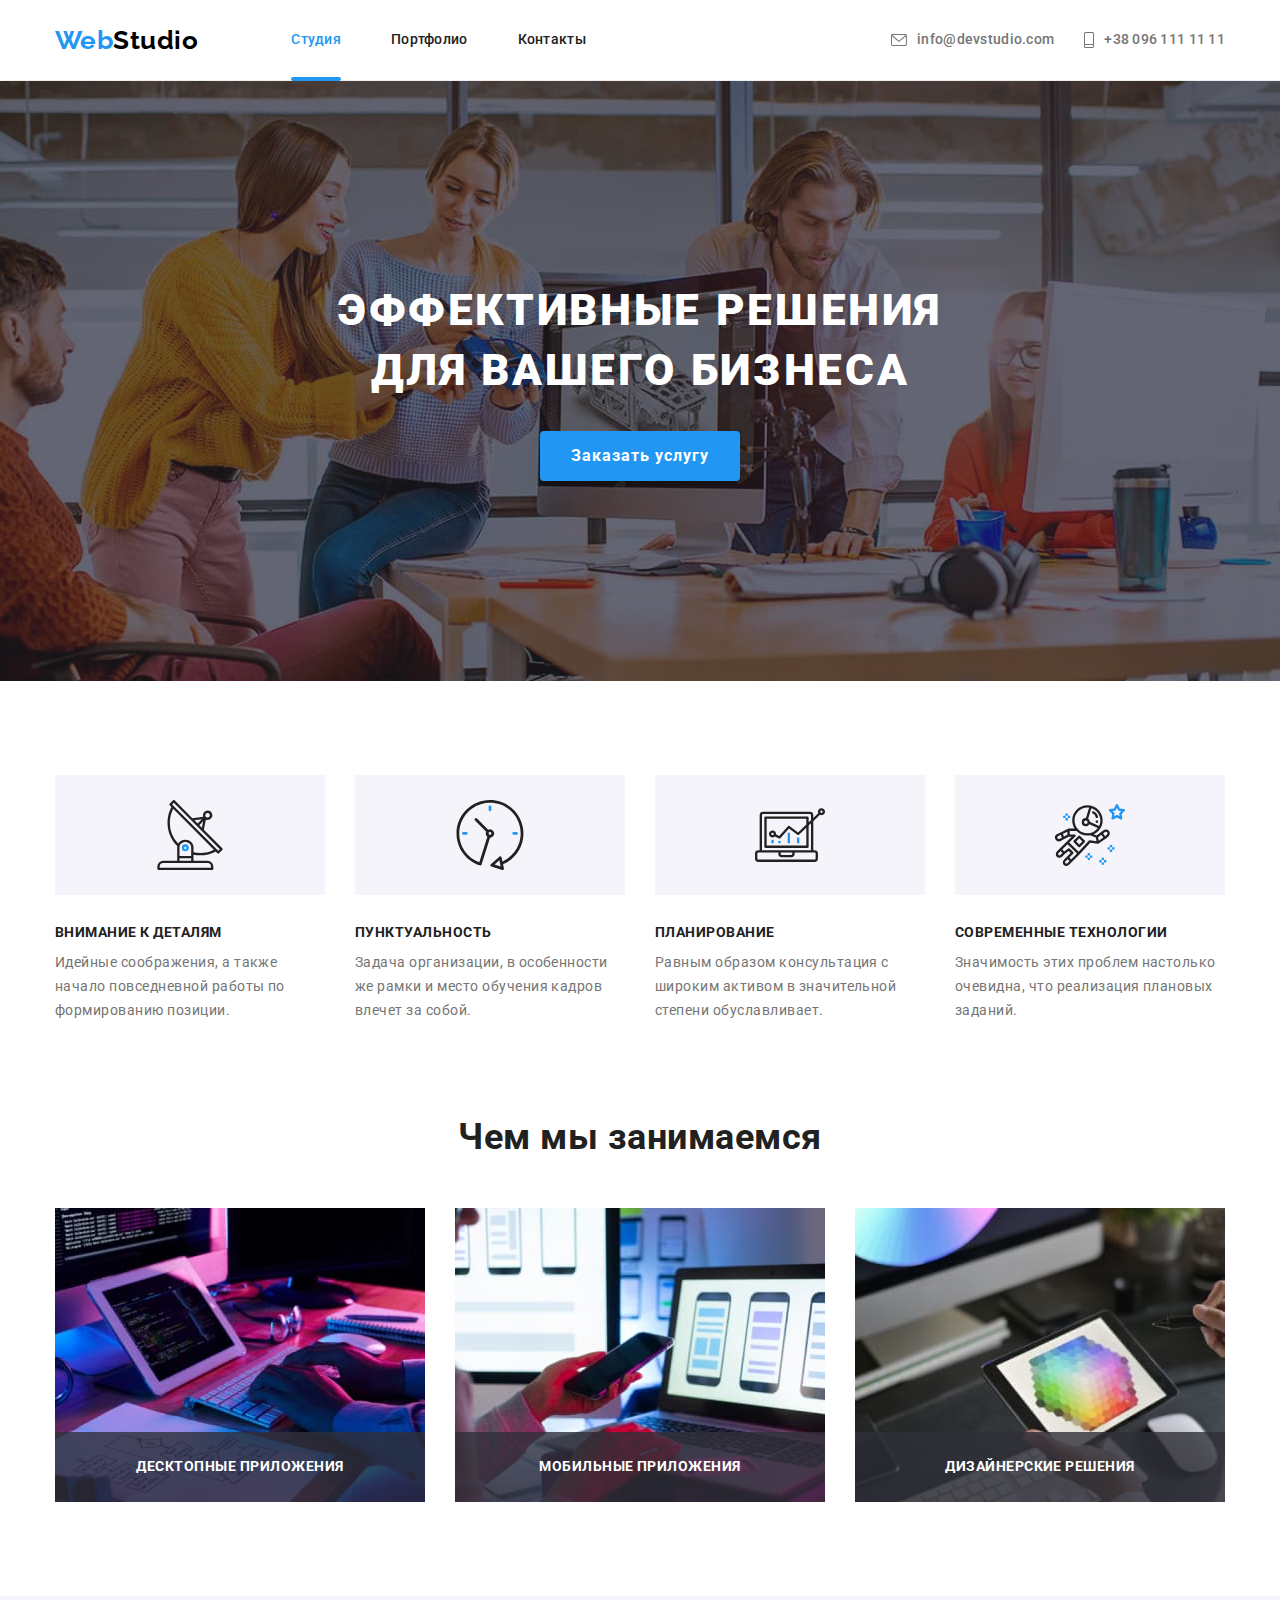
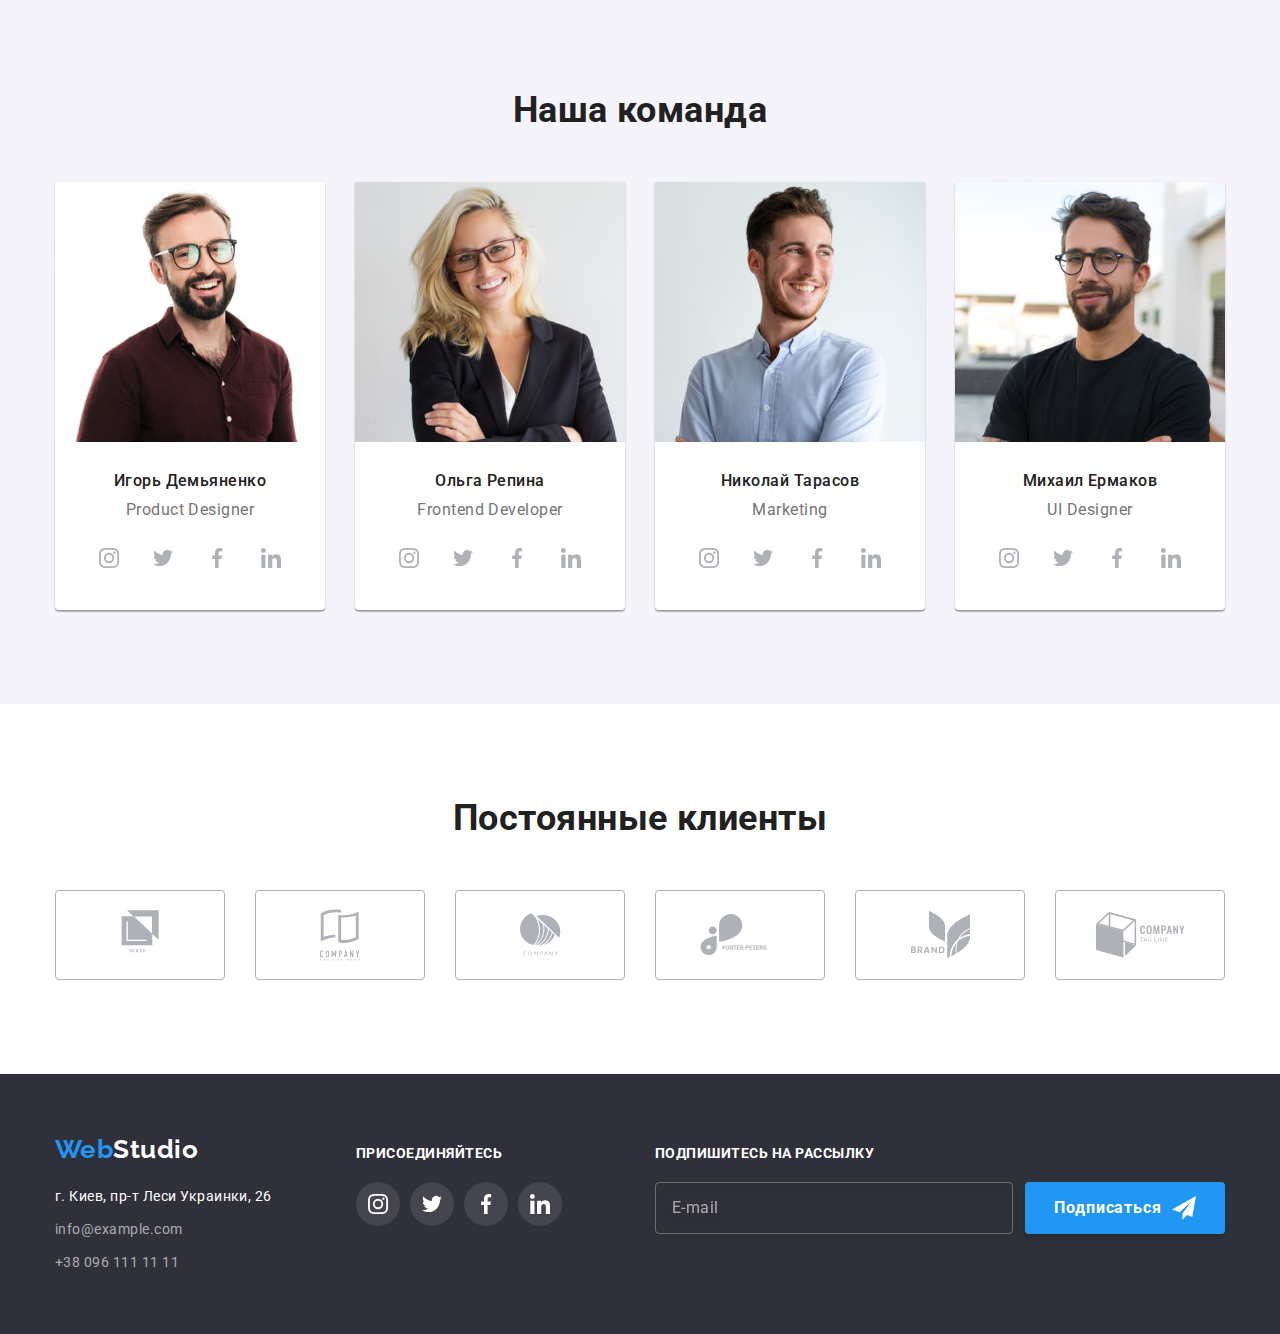
<file: index.html>
<!DOCTYPE html>
<html lang="ru">
  <head>
    <meta charset="UTF-8" />
    <meta name="viewport" content="width=device-width, initial-scale=1.0" />
    <title lang="en">Web Studio (Version 2.0)</title>
    <link rel="preconnect" href="https://fonts.gstatic.com" />
    <link
      href="https://fonts.googleapis.com/css2?family=Raleway:wght@700&family=Roboto:wght@400;500;700;900&display=swap"
      rel="stylesheet"
    />
    <link
      rel="stylesheet"
      href="https://cdnjs.cloudflare.com/ajax/libs/modern-normalize/1.0.0/modern-normalize.min.css"
    />
    <link rel="stylesheet" href="css/main.min.css" />
  </head>
  <body>
    <!-- ========== HEADER ========== -->
    <header class="page-header">
      <div class="container">
        <a class="logo logo--page-header" href="index.html"
          ><span class="logo__segment">Web</span>Studio</a
        >
        <button class="menu-button" data-menu-button type="button">
          <svg width="40" height="40">
            <use
              class="menu-button__icon-menu"
              href="./icons/webstudio-sprite.svg#menu"
            ></use>
            <use
              class="menu-button__icon-close"
              href="./icons/webstudio-sprite.svg#menu-close"
            ></use>
          </svg>
        </button>
        <div class="page-header__menu" data-menu>
          <nav class="site-nav">
            <ul class="site-nav__list">
              <li class="site-nav__item">
                <a
                  class="site-nav__link site-nav__link--current"
                  href="index.html"
                  >Студия</a
                >
              </li>
              <li class="site-nav__item">
                <a class="site-nav__link" href="portfolio.html">Портфолио</a>
              </li>
              <li class="site-nav__item">
                <a class="site-nav__link" href="">Контакты</a>
              </li>
            </ul>
          </nav>
          <address class="page-header__address">
            <a class="page-header__link" href="mailto:info@devstudio.com">
              <svg class="page-header__icon" width="16" height="12">
                <use href="./icons/webstudio-sprite.svg#envelope"></use>
              </svg>
              info@devstudio.com</a
            >
            <a class="page-header__link" href="tel:+380961111111">
              <svg class="page-header__icon" width="10" height="16">
                <use href="./icons/webstudio-sprite.svg#phone"></use>
              </svg>
              +38 096 111 11 11
            </a>
          </address>
        </div>
      </div>
    </header>

    <main>
      <!-- ========== HERO ========== -->

      <section class="hero">
        <h1 class="hero__title">Эффективные решения для вашего бизнеса</h1>
        <button class="button hero__button" type="button" data-modal-open>
          Заказать услугу
        </button>
      </section>

      <!-- ========== FEAUTURES ========== -->

      <section class="section features">
        <div class="container">
          <h2 class="visually-hidden">Особенности</h2>
          <ul class="features__list">
            <li class="features__list-item">
              <div class="features__icon-wrapper">
                <svg class="features-icon" width="70" height="70">
                  <use
                    href="./icons/webstudio-sprite.svg#antenna"
                    width="70"
                    height="70"
                  ></use>
                </svg>
              </div>
              <h3 class="features__title">Внимание к деталям</h3>
              <p class="features__text">
                Идейные соображения, а также начало повседневной работы по
                формированию позиции.
              </p>
            </li>
            <li class="features__list-item">
              <div class="features__icon-wrapper">
                <svg class="features-icon" width="70" height="70">
                  <use
                    href="./icons/webstudio-sprite.svg#clock"
                    width="70"
                    height="70"
                  ></use>
                </svg>
              </div>
              <h3 class="features__title">Пунктуальность</h3>
              <p class="features__text">
                Задача организации, в особенности же рамки и место обучения
                кадров влечет за собой.
              </p>
            </li>
            <li class="features__list-item">
              <div class="features__icon-wrapper">
                <svg class="features-icon" width="70" height="70">
                  <use
                    href="./icons/webstudio-sprite.svg#diagram"
                    width="70"
                    height="70"
                  ></use>
                </svg>
              </div>
              <h3 class="features__title">Планирование</h3>
              <p class="features__text">
                Равным образом консультация с широким активом в значительной
                степени обуславливает.
              </p>
            </li>
            <li class="features__list-item">
              <div class="features__icon-wrapper">
                <svg class="features-icon" width="70" height="70">
                  <use href="./icons/webstudio-sprite.svg#astronaut"></use>
                </svg>
              </div>
              <h3 class="features__title">Современные технологии</h3>
              <p class="features__text">
                Значимость этих проблем настолько очевидна, что реализация
                плановых заданий.
              </p>
            </li>
          </ul>
        </div>
      </section>

      <!-- ========== SERVICES ========== -->

      <section class="services">
        <div class="container">
          <h3 class="services__title">Чем мы занимаемся</h3>
          <ul class="services__list">
            <li class="services__list-item">
              <img
                class="services-img"
                src="./images/services/services-1.jpg"
                srcset="./images/services/services-1@2x.jpg 2x"
                width="370"
                height="294"
                alt="Разработчик печатает на клавиатуре"
              />
              <div class="services__label">
                <p class="services__label-text">Десктопные приложения</p>
              </div>
            </li>
            <li class="services__list-item">
              <img
                class="services-img"
                src="./images/services/services-2.jpg"
                srcset="./images/services/services-2@2x.jpg 2x"
                width="370"
                height="294"
                alt="Разработчик смотрит в телефон, сидя за ноутбуком"
              />
              <div class="services__label">
                <p class="services__label-text">Мобильные приложения</p>
              </div>
            </li>
            <li class="services__list-item">
              <img
                class="services-img"
                src="./images/services/services-3.jpg"
                srcset="./images/services/services-3@2x.jpg 2x"
                width="370"
                height="294"
                alt="Дизайнер рисует на планшете"
              />
              <div class="services__label">
                <p class="services__label-text">Дизайнерские решения</p>
              </div>
            </li>
          </ul>
        </div>
      </section>

      <!-- ========== TEAM ========== -->

      <section class="section team">
        <div class="container">
          <h2 class="team__title">Наша команда</h2>
          <ul class="team__list">
            <li class="team__list-item">
              <img
                class="team__img"
                src="images/team/person1.jpg"
                alt="Игорь Демьяненко"
                srcset="images/team/person1@2x.jpg 2x"
              />
              <div class="team__card-content">
                <h3 class="team__name">Игорь Демьяненко</h3>
                <p class="team__profession" lang="en">Product Designer</p>
                <ul class="team__social">
                  <li class="team__social-item">
                    <a href="#" class="team__social-link">
                      <svg class="team__social-icon" width="20" height="20">
                        <use
                          href="./icons/webstudio-sprite.svg#instagram"
                        ></use>
                      </svg>
                    </a>
                  </li>
                  <li class="team__social-item">
                    <a href="#" class="team__social-link">
                      <svg class="team__social-icon" width="20" height="20">
                        <use href="./icons/webstudio-sprite.svg#twitter"></use>
                      </svg>
                    </a>
                  </li>
                  <li class="team__social-item">
                    <a href="#" class="team__social-link">
                      <svg class="team__social-icon" width="20" height="20">
                        <use href="./icons/webstudio-sprite.svg#facebook"></use>
                      </svg>
                    </a>
                  </li>
                  <li class="team__social-item">
                    <a href="#" class="team__social-link">
                      <svg class="team__social-icon" width="20" height="20">
                        <use href="./icons/webstudio-sprite.svg#linkedin"></use>
                      </svg>
                    </a>
                  </li>
                </ul>
              </div>
            </li>
            <li class="team__list-item">
              <img
                class="team__img"
                src="./images/team/person2.jpg"
                srcset="./images/team/person2@2x.jpg 2x"
                alt="Ольга Репина"
              />
              <div class="team__card-content">
                <h3 class="team__name">Ольга Репина</h3>
                <p class="team__profession" lang="en">Frontend Developer</p>
                <ul class="team__social">
                  <li class="team__social-item">
                    <a href="#" class="team__social-link">
                      <svg class="team__social-icon" width="20" height="20">
                        <use
                          href="./icons/webstudio-sprite.svg#instagram"
                        ></use>
                      </svg>
                    </a>
                  </li>
                  <li class="team__social-item">
                    <a href="#" class="team__social-link">
                      <svg class="team__social-icon" width="20" height="20">
                        <use href="./icons/webstudio-sprite.svg#twitter"></use>
                      </svg>
                    </a>
                  </li>
                  <li class="team__social-item">
                    <a href="#" class="team__social-link">
                      <svg class="team__social-icon" width="20" height="20">
                        <use href="./icons/webstudio-sprite.svg#facebook"></use>
                      </svg>
                    </a>
                  </li>
                  <li class="team__social-item">
                    <a href="#" class="team__social-link">
                      <svg class="team__social-icon" width="20" height="20">
                        <use href="./icons/webstudio-sprite.svg#linkedin"></use>
                      </svg>
                    </a>
                  </li>
                </ul>
              </div>
            </li>
            <li class="team__list-item">
              <img
                class="team__img"
                src="images/team/person3.jpg"
                srcset="./images/team/person3@2x.jpg 2x"
                alt="Николай Тарасов"
              />
              <div class="team__card-content">
                <h3 class="team__name">Николай Тарасов</h3>
                <p class="team__profession" lang="en">Marketing</p>
                <ul class="team__social">
                  <li class="team__social-item">
                    <a href="#" class="team__social-link">
                      <svg class="team__social-icon" width="20" height="20">
                        <use
                          href="./icons/webstudio-sprite.svg#instagram"
                        ></use>
                      </svg>
                    </a>
                  </li>
                  <li class="team__social-item">
                    <a href="#" class="team__social-link">
                      <svg class="team__social-icon" width="20" height="20">
                        <use href="./icons/webstudio-sprite.svg#twitter"></use>
                      </svg>
                    </a>
                  </li>
                  <li class="team__social-item">
                    <a href="#" class="team__social-link">
                      <svg class="team__social-icon" width="20" height="20">
                        <use href="./icons/webstudio-sprite.svg#facebook"></use>
                      </svg>
                    </a>
                  </li>
                  <li class="team__social-item">
                    <a href="#" class="team__social-link">
                      <svg class="team__social-icon" width="20" height="20">
                        <use href="./icons/webstudio-sprite.svg#linkedin"></use>
                      </svg>
                    </a>
                  </li>
                </ul>
              </div>
            </li>
            <li class="team__list-item">
              <img
                class="team__img"
                src="images/team/person4.jpg"
                srcset="./images/team/person4@2x.jpg 2x"
                alt="Михаил Ермаков"
              />
              <div class="team__card-content">
                <h3 class="team__name">Михаил Ермаков</h3>
                <p class="team__profession" lang="en">UI Designer</p>
                <ul class="team__social">
                  <li class="team__social-item">
                    <a href="#" class="team__social-link">
                      <svg class="team__social-icon" width="20" height="20">
                        <use
                          href="./icons/webstudio-sprite.svg#instagram"
                        ></use>
                      </svg>
                    </a>
                  </li>
                  <li class="team__social-item">
                    <a href="#" class="team__social-link">
                      <svg class="team__social-icon" width="20" height="20">
                        <use href="./icons/webstudio-sprite.svg#twitter"></use>
                      </svg>
                    </a>
                  </li>
                  <li class="team__social-item">
                    <a href="#" class="team__social-link">
                      <svg class="team__social-icon" width="20" height="20">
                        <use href="./icons/webstudio-sprite.svg#facebook"></use>
                      </svg>
                    </a>
                  </li>
                  <li class="team__social-item">
                    <a href="#" class="team__social-link">
                      <svg class="team__social-icon" width="20" height="20">
                        <use href="./icons/webstudio-sprite.svg#linkedin"></use>
                      </svg>
                    </a>
                  </li>
                </ul>
              </div>
            </li>
          </ul>
        </div>
      </section>

      <!-- ========== CLIENTS ========== -->

      <section class="section clients">
        <div class="container">
          <h2 class="clients__title">Постоянные клиенты</h2>
          <ul class="clients__list">
            <li class="clients__list-item">
              <a href="#" class="clients__link">
                <svg class="clients__icon" width="45" height="50">
                  <use href="./icons/webstudio-sprite.svg#clients-1"></use>
                </svg>
              </a>
            </li>
            <li class="clients__list-item">
              <a href="#" class="clients__link">
                <svg class="clients__icon" width="40" height="52">
                  <use href="./icons/webstudio-sprite.svg#clients-2"></use>
                </svg>
              </a>
            </li>
            <li class="clients__list-item">
              <a href="#" class="clients__link">
                <svg class="clients__icon" width="41" height="43">
                  <use href="./icons/webstudio-sprite.svg#clients-3"></use>
                </svg>
              </a>
            </li>
            <li class="clients__list-item">
              <a href="#" class="clients__link">
                <svg class="clients__icon" width="80" height="42">
                  <use href="./icons/webstudio-sprite.svg#clients-4"></use>
                </svg>
              </a>
            </li>
            <li class="clients__list-item">
              <a href="#" class="clients__link">
                <svg class="clients__icon" width="59" height="47">
                  <use href="./icons/webstudio-sprite.svg#clients-5"></use>
                </svg>
              </a>
            </li>
            <li class="clients__list-item">
              <a href="#" class="clients__link">
                <svg class="clients__icon" width="89" height="46">
                  <use href="./icons/webstudio-sprite.svg#clients-6"></use>
                </svg>
              </a>
            </li>
          </ul>
        </div>
      </section>

      <!-- ========== END CLIENTS ========== -->
    </main>

    <!-- ========== FOOTER ========== -->

    <footer class="page-footer">
      <div class="container">
        <div class="page-footer__address-wrapper">
          <a class="logo logo--page-footer" href="index.html"
            ><span class="logo__segment">Web</span>Studio</a
          >
          <address class="page-footer__address">
            <ul class="page-footer__address-list">
              <li class="page-footer__address-item">
                <a
                  class="page-footer__address-map"
                  href="https://goo.gl/maps/e7vMdmrx5FtBi2NV8"
                >
                  г. Киев, пр-т Леси Украинки, 26
                </a>
              </li>
              <li class="page-footer__address-item">
                <a
                  class="page-footer__address-link"
                  href="mailto:info@example.com"
                  >info@example.com</a
                >
              </li>
              <li class="page-footer__address-item">
                <a class="page-footer__address-link" href="tel:+380961111111"
                  >+38 096 111 11 11</a
                >
              </li>
            </ul>
          </address>
        </div>
        <div class="page-footer__social-wrapper">
          <b class="page-footer__title">присоединяйтесь</b>
          <ul class="page-footer__social-list">
            <li class="page-footer__social-item">
              <a href="#" class="page-footer__social-link link">
                <svg class="page-footer__social-icon" width="20" height="20">
                  <use href="./icons/webstudio-sprite.svg#instagram"></use>
                </svg>
              </a>
            </li>
            <li class="page-footer__social-item">
              <a href="#" class="page-footer__social-link link">
                <svg class="page-footer__social-icon" width="20" height="20">
                  <use href="./icons/webstudio-sprite.svg#twitter"></use>
                </svg>
              </a>
            </li>
            <li class="page-footer__social-item">
              <a href="#" class="page-footer__social-link link">
                <svg class="page-footer__social-icon" width="20" height="20">
                  <use href="./icons/webstudio-sprite.svg#facebook"></use>
                </svg>
              </a>
            </li>
            <li class="page-footer__social-item">
              <a href="#" class="page-footer__social-link link">
                <svg class="page-footer__social-icon" width="20" height="20">
                  <use href="./icons/webstudio-sprite.svg#linkedin"></use>
                </svg>
              </a>
            </li>
          </ul>
        </div>

        <form class="page-footer__subscr-form">
          <b class="page-footer__title">Подпишитесь на рассылку</b>
          <div class="page-footer__subscr-field">
            <label for="mail"></label>
            <input
              class="page-footer__input"
              type="email"
              name="mail"
              id="mail"
              placeholder="E-mail"
            />
            <button class="button page-footer__button" type="submit">
              Подписаться
              <svg class="page-footer__send-icon" width="24" height="24">
                <use href="./icons/webstudio-sprite.svg#send"></use>
              </svg>
            </button>
          </div>
        </form>
      </div>
    </footer>

    <!-- ========== MODAL WINDOW ========== -->

    <div class="backdrop is-hidden" data-modal>
      <div class="modal">
        <button type="button" class="close-button" data-modal-close>
          <svg class="close-button__icon" width="18" height="18">
            <use href="./icons/webstudio-sprite.svg#close"></use>
          </svg>
        </button>

        <b class="modal__title">Оставьте свои данные, мы вам перезвоним</b>

        <form class="modal__form js-speaker-form">
          <div class="modal__form-field">
            <label for="name" class="modal__form-label">Имя</label>
            <input
              class="modal__form-input"
              type="text"
              name="name"
              id="name"
              autocomplete="off"
            />
            <svg class="modal__input-icon" width="18" height="18">
              <use href="./icons/webstudio-sprite.svg#person"></use>
            </svg>
          </div>

          <div class="modal__form-field">
            <label for="tel" class="modal__form-label">Телефон</label>
            <input
              class="modal__form-input"
              type="tel"
              name="tel"
              id="tel"
              autocomplete="off"
            />
            <svg class="modal__input-icon" width="18" height="18">
              <use href="./icons/webstudio-sprite.svg#handset"></use>
            </svg>
          </div>

          <div class="modal__form-field">
            <label for="modal-mail" class="modal__form-label">Почта</label>
            <input
              class="modal__form-input"
              type="email"
              name="mail"
              id="modal-mail"
            />
            <svg class="modal__input-icon" width="18" height="18">
              <use href="./icons/webstudio-sprite.svg#mail"></use>
            </svg>
          </div>

          <div class="textarea modal__form-field">
            <label class="modal__form-label" for="comment">Комментарий</label>
            <textarea
              class="modal__form-textarea"
              name="comment"
              id="comment"
              placeholder="Введите текст"
            ></textarea>
          </div>

          <div class="modal__form-checkbox">
            <label class="modal__form-checkbox-label" for="agreement">
              <input
                class="visually-hidden modal__form-checkbox-input"
                type="checkbox"
                name="agreement"
                id="agreement"
                value="agree"
              />
              <svg class="modal__check-icon" width="16" height="15">
                <use href="./icons/webstudio-sprite.svg#check"></use>
              </svg>
              Соглашаюсь с рассылкой и принимаю&nbsp;
              <a class="modal__agreement-link" href="">Условия договора</a>
            </label>
          </div>

          <button class="button modal__submit-button" type="submit">
            Отправить
          </button>
        </form>
      </div>
    </div>

    <!-- ========== END MODAL WINDOW ========== -->
    <script src="./js/modal.js"></script>
    <script src="./js/menu.js"></script>
    <script>
      (() => {
        document
          .querySelector('.js-speaker-form')
          .addEventListener('submit', e => {
            e.preventDefault();

            new FormData(e.currentTarget).forEach((value, name) =>
              console.log(`${name}: ${value}`),
            );
          });
      })();
    </script>
  </body>
</html>
</file>
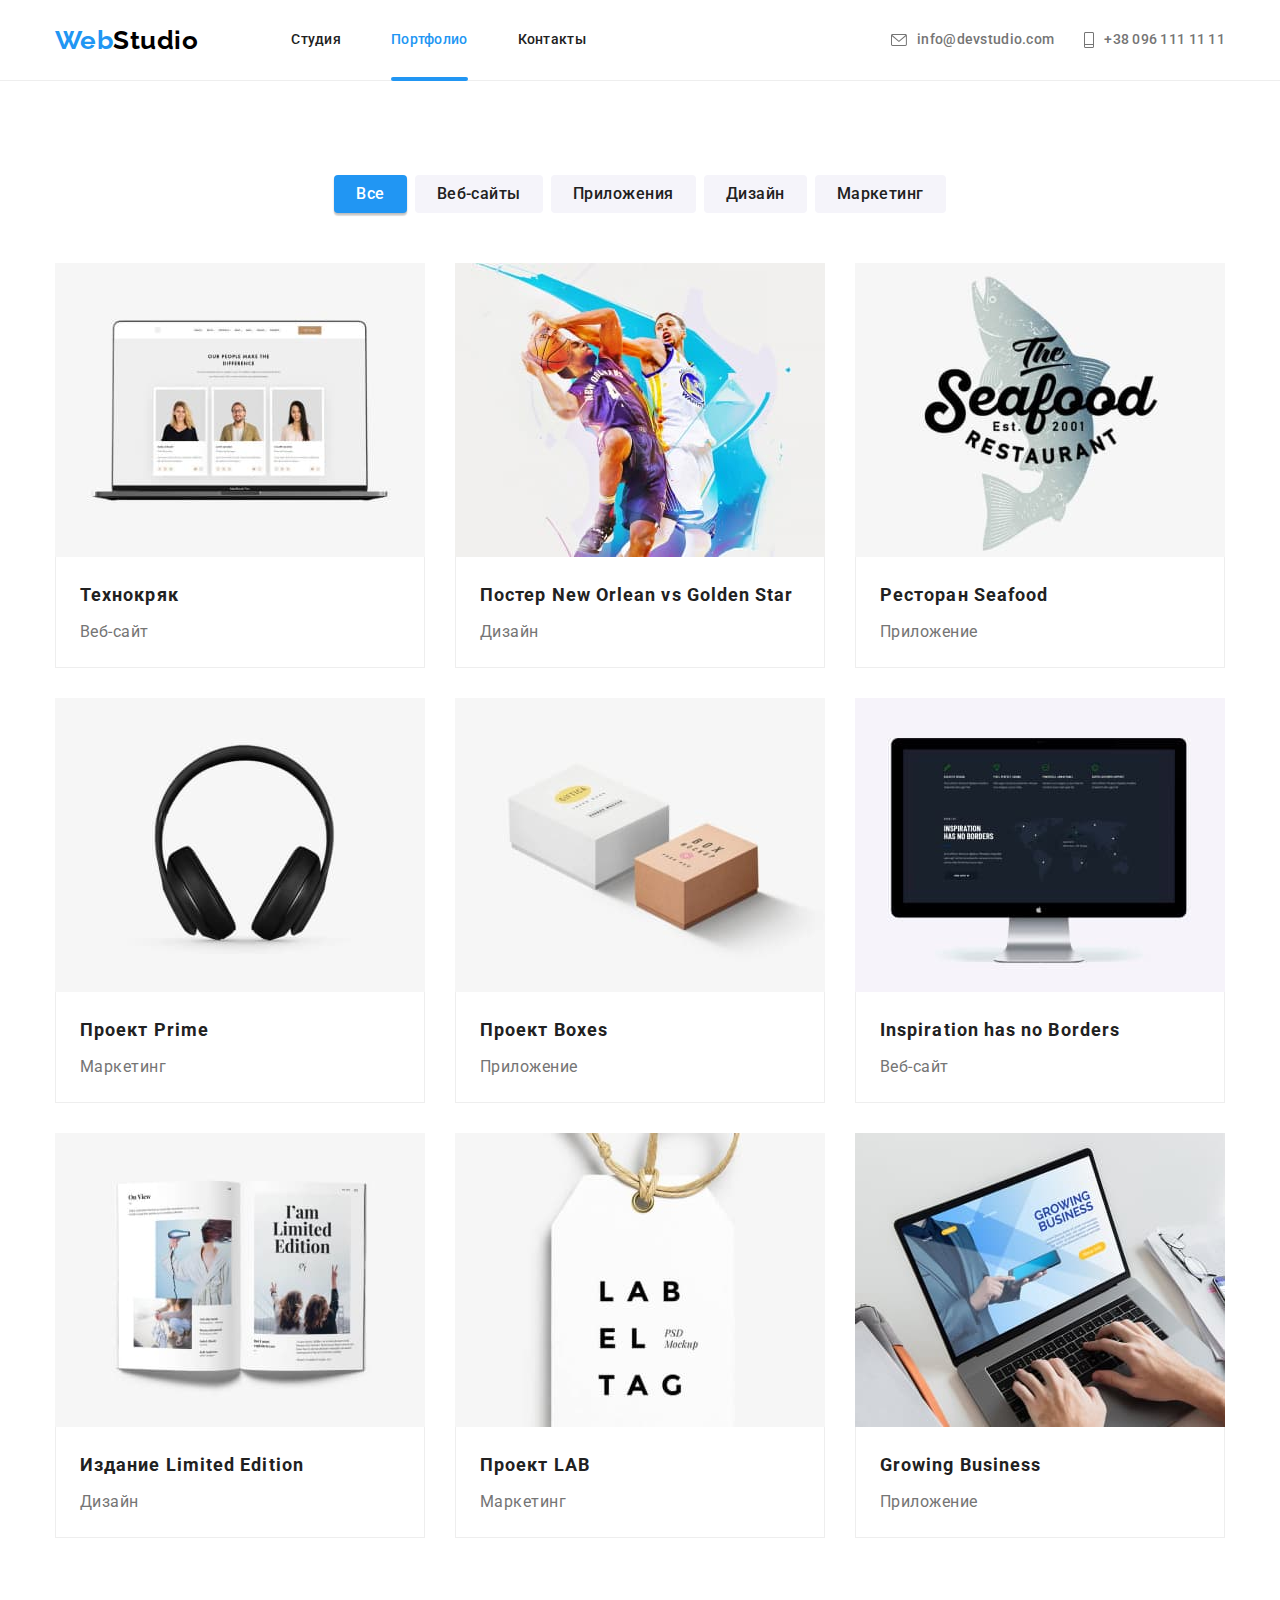
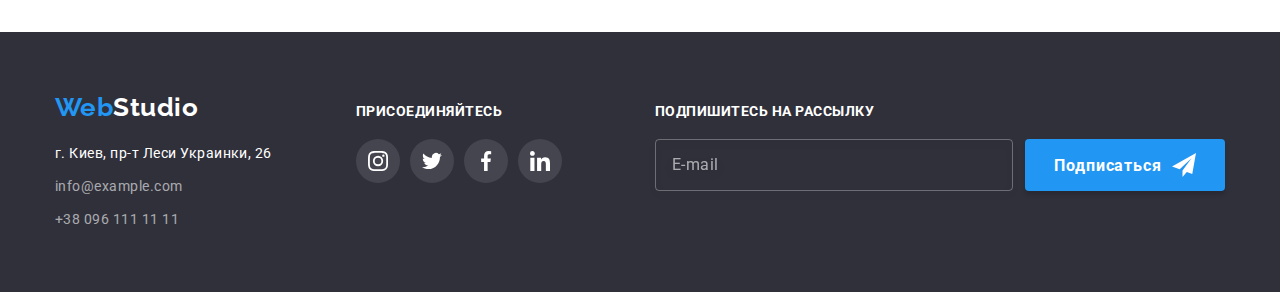
<file: portfolio.html>
<!DOCTYPE html>
<html lang="ru">
  <head>
    <meta charset="UTF-8" />
    <meta name="viewport" content="width=device-width, initial-scale=1.0" />
    <title lang="en">Web Studio (Version 2.0)</title>
    <link rel="preconnect" href="https://fonts.gstatic.com" />
    <link
      href="https://fonts.googleapis.com/css2?family=Raleway:wght@700&family=Roboto:wght@400;500;700;900&display=swap"
      rel="stylesheet"
    />
    <link
      rel="stylesheet"
      href="https://cdnjs.cloudflare.com/ajax/libs/modern-normalize/1.0.0/modern-normalize.min.css"
    />
    <link rel="stylesheet" href="./css/portfolio.min.css" />
    <link
      rel="stylesheet"
      href="https://cdnjs.cloudflare.com/ajax/libs/animate.css/4.1.1/animate.min.css"
    />
  </head>

  <body class="animate__fadeIn">
    <!-- ========== HEADER ========== -->

    <header class="page-header">
      <div class="container">
        <a
          class="logo logo--page-header animate__bounceInLeft"
          href="index.html"
          ><span class="logo__segment">Web</span>Studio</a
        >
        <button class="menu-button" data-menu-button type="button">
          <svg width="40" height="40">
            <use
              class="menu-button__icon-menu"
              href="./icons/webstudio-sprite.svg#menu"
            ></use>
            <use
              class="menu-button__icon-close"
              href="./icons/webstudio-sprite.svg#menu-close"
            ></use>
          </svg>
        </button>
        <div class="page-header__menu" data-menu>
          <nav class="site-nav">
            <ul class="site-nav__list">
              <li class="site-nav__item">
                <a class="site-nav__link" href="index.html">Студия</a>
              </li>
              <li class="site-nav__item">
                <a
                  class="site-nav__link site-nav__link--current"
                  href="portfolio.html"
                  >Портфолио</a
                >
              </li>
              <li class="site-nav__item">
                <a class="site-nav__link" href="">Контакты</a>
              </li>
            </ul>
          </nav>
          <address class="page-header__address">
            <a class="page-header__link" href="mailto:info@devstudio.com">
              <svg class="page-header__icon" width="16" height="12">
                <use href="./icons/webstudio-sprite.svg#envelope"></use>
              </svg>
              info@devstudio.com</a
            >
            <a class="page-header__link" href="tel:+380961111111">
              <svg class="page-header__icon" width="10" height="16">
                <use href="./icons/webstudio-sprite.svg#phone"></use>
              </svg>
              +38 096 111 11 11
            </a>
          </address>
        </div>
      </div>
    </header>

    <main>
      <!-- ========== PORTFOLIO ========== -->

      <section class="section portfolio">
        <div class="container">
          <h1 class="visually-hidden">Портфолио</h1>

          <!-- ========== NAVIGATION ========== -->

          <ul class="portfolio__filter animate__fadeInDownBig">
            <li class="portfolio__filter-item">
              <button class="portfolio__filter-button current" type="button">
                Все
              </button>
            </li>
            <li class="portfolio__filter-item">
              <button class="portfolio__filter-button" type="button">
                Веб-сайты
              </button>
            </li>
            <li class="portfolio__filter-item">
              <button class="portfolio__filter-button" type="button">
                Приложения
              </button>
            </li>
            <li class="portfolio__filter-item">
              <button class="portfolio__filter-button" type="button">
                Дизайн
              </button>
            </li>
            <li class="portfolio__filter-item">
              <button class="portfolio__filter-button" type="button">
                Маркетинг
              </button>
            </li>
          </ul>

          <!-- ========== PORTFOLIO CARDS ========== -->

          <ul class="portfolio__card-set">
            <li class="portfolio__card-item">
              <a class="portfolio__card-link" href="#">
                <div class="portfolio__card-thumb">
                  <picture>
                    <source
                      media="(min-width: 768px) and (max-width: 1199px)"
                      srcset="
                        ./images/portfolio/portfolio-tablet-1.jpg,
                        ./images/portfolio/portfolio-tablet-1@2x.jpg 2x
                      "
                      width="354"
                      height="294"
                    />
                    <source
                      media="(min-width: 1200px)"
                      srcset="
                        ./images/portfolio/portfolio-desktop-1.jpg,
                        ./images/portfolio/portfolio-desktop-1@2x.jpg 2x
                      "
                      width="370"
                      height="294"
                    />

                    <img
                      class="portfolio__card-img"
                      src="images/portfolio/portfolio-1.jpg"
                      srcset="./images/portfolio/portfolio-1@2x.jpg 2x"
                      alt="Ноутбук с открытым сайтом"
                      width="450"
                      height="294"
                    />
                  </picture>
                  <div class="portfolio__card-thumb-overlay">
                    <p class="portfolio__card-descr">
                      Технокряк это современная площадка распространения
                      коронавируса. Компании используют эту платформу для
                      цифрового шпионажа и атак на защищённые сервера
                      конкурентов.
                    </p>
                  </div>
                </div>
                <div class="porftolio__card-wrapper">
                  <h2 class="portfolio__card-title">Технокряк</h2>
                  <p class="portfolio__card-text">Веб-сайт</p>
                </div>
              </a>
            </li>

            <li class="portfolio__card-item">
              <a class="portfolio__card-link" href="#">
                <div class="portfolio__card-thumb">
                  <picture>
                    <source
                      media="(min-width: 768px) and (max-width: 1199px)"
                      srcset="
                        ./images/portfolio/portfolio-tablet-2.jpg,
                        ./images/portfolio/portfolio-tablet-2@2x.jpg 2x
                      "
                      width="354"
                      height="294"
                    />
                    <source
                      media="(min-width: 1200px)"
                      srcset="
                        ./images/portfolio/portfolio-desktop-2.jpg,
                        ./images/portfolio/portfolio-desktop-2@2x.jpg 2x
                      "
                      width="370"
                      height="294"
                    />

                    <img
                      class="portfolio__card-img"
                      src="images/portfolio/portfolio-2.jpg"
                      srcset="./images/portfolio/portfolio-2@2x.jpg 2x"
                      alt="2 баскетболиста борятся за мяч"
                    />
                  </picture>

                  <div class="portfolio__card-thumb-overlay">
                    <p class="portfolio__card-descr">
                      Технокряк это современная площадка распространения
                      коронавируса. Компании используют эту платформу для
                      цифрового шпионажа и атак на защищённые сервера
                      конкурентов.
                    </p>
                  </div>
                </div>
                <div class="porftolio__card-wrapper">
                  <h2 class="portfolio__card-title" lang="en">
                    Постер <span lang="en">New Orlean vs Golden Star</span>
                  </h2>
                  <p class="portfolio__card-text">Дизайн</p>
                </div>
              </a>
            </li>

            <li class="portfolio__card-item">
              <a class="portfolio__card-link" href="#">
                <div class="portfolio__card-thumb">
                  <picture>
                    <source
                      media="(min-width: 768px) and (max-width: 1199px)"
                      srcset="
                        ./images/portfolio/portfolio-tablet-3.jpg,
                        ./images/portfolio/portfolio-tablet-3@2x.jpg 2x
                      "
                      width="354"
                      height="294"
                    />
                    <source
                      media="(min-width: 1200px)"
                      srcset="
                        ./images/portfolio/portfolio-desktop-3.jpg,
                        ./images/portfolio/portfolio-desktop-3@2x.jpg 2x
                      "
                      width="370"
                      height="294"
                    />

                    <img
                      class="portfolio__card-img"
                      src="images/portfolio/portfolio-3.jpg"
                      srcset="./images/portfolio/portfolio-3@2x.jpg 2x"
                      alt="Логотип ресторана"
                    />
                  </picture>

                  <div class="portfolio__card-thumb-overlay">
                    <p class="portfolio__card-descr">
                      Технокряк это современная площадка распространения
                      коронавируса. Компании используют эту платформу для
                      цифрового шпионажа и атак на защищённые сервера
                      конкурентов.
                    </p>
                  </div>
                </div>
                <div class="porftolio__card-wrapper">
                  <h2 class="portfolio__card-title">
                    Ресторан <span lang="en">Seafood</span>
                  </h2>
                  <p class="portfolio__card-text">Приложение</p>
                </div>
              </a>
            </li>

            <li class="portfolio__card-item">
              <a class="portfolio__card-link" href="#">
                <div class="portfolio__card-thumb">
                  <picture>
                    <source
                      media="(min-width: 768px) and (max-width: 1199px)"
                      srcset="
                        ./images/portfolio/portfolio-tablet-4.jpg,
                        ./images/portfolio/portfolio-tablet-4@2x.jpg 2x
                      "
                      width="354"
                      height="294"
                    />
                    <source
                      media="(min-width: 1200px)"
                      srcset="
                        ./images/portfolio/portfolio-desktop-4.jpg,
                        ./images/portfolio/portfolio-desktop-4@2x.jpg 2x
                      "
                      width="370"
                      height="294"
                    />

                    <img
                      class="portfolio__card-img"
                      src="images/portfolio/portfolio-4.jpg"
                      srcset="./images/portfolio/portfolio-4@2x.jpg 2x"
                      alt="Наушники"
                    />
                  </picture>

                  <div class="portfolio__card-thumb-overlay">
                    <p class="portfolio__card-descr">
                      Технокряк это современная площадка распространения
                      коронавируса. Компании используют эту платформу для
                      цифрового шпионажа и атак на защищённые сервера
                      конкурентов.
                    </p>
                  </div>
                </div>
                <div class="porftolio__card-wrapper">
                  <h2 class="portfolio__card-title">
                    Проект <span lang="en">Prime</span>
                  </h2>
                  <p class="portfolio__card-text">Маркетинг</p>
                </div>
              </a>
            </li>

            <li class="portfolio__card-item">
              <a class="portfolio__card-link" href="#">
                <div class="portfolio__card-thumb">
                  <picture>
                    <source
                      media="(min-width: 768px) and (max-width: 1199px)"
                      srcset="
                        ./images/portfolio/portfolio-tablet-5.jpg,
                        ./images/portfolio/portfolio-tablet-5@2x.jpg 2x
                      "
                      width="354"
                      height="294"
                    />
                    <source
                      media="(min-width: 1200px)"
                      srcset="
                        ./images/portfolio/portfolio-desktop-5.jpg,
                        ./images/portfolio/portfolio-desktop-5@2x.jpg 2x
                      "
                      width="370"
                      height="294"
                    />

                    <img
                      class="portfolio__card-img"
                      src="images/portfolio/portfolio-5.jpg"
                      srcset="./images/portfolio/portfolio-5@2x.jpg 2x"
                      alt="2 коробки"
                    />
                  </picture>

                  <div class="portfolio__card-thumb-overlay">
                    <p class="portfolio__card-descr">
                      Технокряк это современная площадка распространения
                      коронавируса. Компании используют эту платформу для
                      цифрового шпионажа и атак на защищённые сервера
                      конкурентов.
                    </p>
                  </div>
                </div>
                <div class="porftolio__card-wrapper">
                  <h2 class="portfolio__card-title">
                    Проект <span lang="en">Boxes</span>
                  </h2>
                  <p class="portfolio__card-text">Приложение</p>
                </div>
              </a>
            </li>

            <li class="portfolio__card-item">
              <a class="portfolio__card-link" href="#">
                <div class="portfolio__card-thumb">
                  <picture>
                    <source
                      media="(min-width: 768px) and (max-width: 1199px)"
                      srcset="
                        ./images/portfolio/portfolio-tablet-6.jpg,
                        ./images/portfolio/portfolio-tablet-6@2x.jpg 2x
                      "
                      width="354"
                      height="294"
                    />
                    <source
                      media="(min-width: 1200px)"
                      srcset="
                        ./images/portfolio/portfolio-desktop-6.jpg,
                        ./images/portfolio/portfolio-desktop-6@2x.jpg 2x
                      "
                      width="370"
                      height="294"
                    />

                    <img
                      class="portfolio__card-img"
                      src="images/portfolio/portfolio-6.jpg"
                      srcset="./images/portfolio/portfolio-6@2x.jpg 2x"
                      alt="iMac с открытым сайтом"
                    />
                  </picture>

                  <div class="portfolio__card-thumb-overlay">
                    <p class="portfolio__card-descr">
                      Технокряк это современная площадка распространения
                      коронавируса. Компании используют эту платформу для
                      цифрового шпионажа и атак на защищённые сервера
                      конкурентов.
                    </p>
                  </div>
                </div>
                <div class="porftolio__card-wrapper">
                  <h2 class="portfolio__card-title" lang="en">
                    Inspiration has no Borders
                  </h2>
                  <p class="portfolio__card-text">Веб-сайт</p>
                </div>
              </a>
            </li>

            <li class="portfolio__card-item">
              <a class="portfolio__card-link" href="#">
                <div class="portfolio__card-thumb">
                  <picture>
                    <source
                      media="(min-width: 768px) and (max-width: 1199px)"
                      srcset="
                        ./images/portfolio/portfolio-tablet-7.jpg,
                        ./images/portfolio/portfolio-tablet-7@2x.jpg 2x
                      "
                      width="354"
                      height="294"
                    />
                    <source
                      media="(min-width: 1200px)"
                      srcset="
                        ./images/portfolio/portfolio-desktop-7.jpg,
                        ./images/portfolio/portfolio-desktop-7@2x.jpg 2x
                      "
                      width="370"
                      height="294"
                    />

                    <img
                      class="portfolio__card-img"
                      src="images/portfolio/portfolio-7.jpg"
                      srcset="./images/portfolio/portfolio-7@2x.jpg 2x"
                      alt="Открытая книга"
                    />
                  </picture>

                  <div class="portfolio__card-thumb-overlay">
                    <p class="portfolio__card-descr">
                      Технокряк это современная площадка распространения
                      коронавируса. Компании используют эту платформу для
                      цифрового шпионажа и атак на защищённые сервера
                      конкурентов.
                    </p>
                  </div>
                </div>
                <div class="porftolio__card-wrapper">
                  <h2 class="portfolio__card-title">
                    Издание <span lang="en">Limited Edition</span>
                  </h2>
                  <p class="portfolio__card-text">Дизайн</p>
                </div>
              </a>
            </li>

            <li class="portfolio__card-item">
              <a class="portfolio__card-link" href="#">
                <div class="portfolio__card-thumb">
                  <picture>
                    <source
                      media="(min-width: 768px) and (max-width: 1199px)"
                      srcset="
                        ./images/portfolio/portfolio-tablet-8.jpg,
                        ./images/portfolio/portfolio-tablet-8@2x.jpg 2x
                      "
                      width="354"
                      height="294"
                    />
                    <source
                      media="(min-width: 1200px)"
                      srcset="
                        ./images/portfolio/portfolio-desktop-8.jpg,
                        ./images/portfolio/portfolio-desktop-8@2x.jpg 2x
                      "
                      width="370"
                      height="294"
                    />

                    <img
                      class="portfolio__card-img"
                      src="images/portfolio/portfolio-8.jpg"
                      srcset="./images/portfolio/portfolio-8@2x.jpg 2x"
                      alt="Ярлык на веревке"
                    />
                  </picture>

                  <div class="portfolio__card-thumb-overlay">
                    <p class="portfolio__card-descr">
                      Технокряк это современная площадка распространения
                      коронавируса. Компании используют эту платформу для
                      цифрового шпионажа и атак на защищённые сервера
                      конкурентов.
                    </p>
                  </div>
                </div>
                <div class="porftolio__card-wrapper">
                  <h2 class="portfolio__card-title">
                    Проект <span lang="en">LAB</span>
                  </h2>
                  <p class="portfolio__card-text">Маркетинг</p>
                </div>
              </a>
            </li>

            <li class="portfolio__card-item">
              <a class="portfolio__card-link" href="#">
                <div class="portfolio__card-thumb">
                  <picture>
                    <source
                      media="(min-width: 768px) and (max-width: 1199px)"
                      srcset="
                        ./images/portfolio/portfolio-tablet-9.jpg,
                        ./images/portfolio/portfolio-tablet-9@2x.jpg 2x
                      "
                      width="354"
                      height="294"
                    />
                    <source
                      media="(min-width: 1200px)"
                      srcset="
                        ./images/portfolio/portfolio-desktop-9.jpg,
                        ./images/portfolio/portfolio-desktop-9@2x.jpg 2x
                      "
                      width="370"
                      height="294"
                    />

                    <img
                      class="portfolio__card-img"
                      src="images/portfolio/portfolio-9.jpg"
                      srcset="./images/portfolio/portfolio-9@2x.jpg 2x"
                      alt="Человек печатает на ноутбуке"
                    />
                  </picture>

                  <div class="portfolio__card-thumb-overlay">
                    <p class="portfolio__card-descr">
                      Технокряк это современная площадка распространения
                      коронавируса. Компании используют эту платформу для
                      цифрового шпионажа и атак на защищённые сервера
                      конкурентов.
                    </p>
                  </div>
                </div>
                <div class="porftolio__card-wrapper">
                  <h2 class="portfolio__card-title" lang="en">
                    Growing Business
                  </h2>
                  <p class="portfolio__card-text">Приложение</p>
                </div>
              </a>
            </li>
          </ul>
        </div>
      </section>
    </main>

    <!-- ========== FOOTER ========== -->

    <footer class="page-footer">
      <div class="container">
        <div class="page-footer__address-wrapper">
          <a class="logo logo--page-footer" href="index.html"
            ><span class="logo__segment">Web</span>Studio</a
          >
          <address class="page-footer__address">
            <ul class="page-footer__address-list">
              <li class="page-footer__address-item">
                <a
                  class="page-footer__address-map"
                  href="https://goo.gl/maps/e7vMdmrx5FtBi2NV8"
                >
                  г. Киев, пр-т Леси Украинки, 26
                </a>
              </li>
              <li class="page-footer__address-item">
                <a
                  class="page-footer__address-link"
                  href="mailto:info@example.com"
                  >info@example.com</a
                >
              </li>
              <li class="page-footer__address-item">
                <a class="page-footer__address-link" href="tel:+380961111111"
                  >+38 096 111 11 11</a
                >
              </li>
            </ul>
          </address>
        </div>
        <div class="page-footer__social-wrapper">
          <b class="page-footer__title">присоединяйтесь</b>
          <ul class="page-footer__social-list">
            <li class="page-footer__social-item">
              <a href="#" class="page-footer__social-link link">
                <svg class="page-footer__social-icon" width="20" height="20">
                  <use href="./icons/webstudio-sprite.svg#instagram"></use>
                </svg>
              </a>
            </li>
            <li class="page-footer__social-item">
              <a href="#" class="page-footer__social-link link">
                <svg class="page-footer__social-icon" width="20" height="20">
                  <use href="./icons/webstudio-sprite.svg#twitter"></use>
                </svg>
              </a>
            </li>
            <li class="page-footer__social-item">
              <a href="#" class="page-footer__social-link link">
                <svg class="page-footer__social-icon" width="20" height="20">
                  <use href="./icons/webstudio-sprite.svg#facebook"></use>
                </svg>
              </a>
            </li>
            <li class="page-footer__social-item">
              <a href="#" class="page-footer__social-link link">
                <svg class="page-footer__social-icon" width="20" height="20">
                  <use href="./icons/webstudio-sprite.svg#linkedin"></use>
                </svg>
              </a>
            </li>
          </ul>
        </div>

        <form class="page-footer__subscr-form">
          <b class="page-footer__title">Подпишитесь на рассылку</b>
          <div class="page-footer__subscr-field">
            <label for="mail"></label>
            <input
              class="page-footer__input"
              type="email"
              name="mail"
              id="mail"
              placeholder="E-mail"
            />
            <button class="button page-footer__button" type="submit">
              Подписаться
              <svg class="page-footer__send-icon" width="24" height="24">
                <use href="./icons/webstudio-sprite.svg#send"></use>
              </svg>
            </button>
          </div>
        </form>
      </div>
    </footer>

    <script src="./js/menu.js"></script>
  </body>
</html>
</file>
<file: css/main.min.css>
body{font-family:'Roboto', sans-serif;font-weight:400;letter-spacing:0.03em;background-color:var(--primary-background-color);-webkit-animation-duration:1500ms;animation-duration:1500ms}body.modal-open{overflow:hidden}a{text-decoration:none}ul{padding:0;margin:0;list-style:none}h1,h2,h3,h4,h5,h6,p{margin:0}img{display:block;max-width:100%;height:auto}textarea{resize:none}.container{margin:0 auto;padding:0 15px}@media screen and (min-width: 480px) and (max-width: 767px){.container{width:480px}}@media screen and (min-width: 768px) and (max-width: 1199px){.container{width:768px}}@media screen and (min-width: 1200px){.container{width:1200px}}@media screen{.page-header .container{display:-webkit-box;display:-ms-flexbox;display:flex;height:100%;-webkit-box-align:center;-ms-flex-align:center;align-items:center}}@media screen and (min-width: 768px){.page-footer .container{display:-webkit-box;display:-ms-flexbox;display:flex}}@media screen and (min-width: 768px) and (max-width: 1199px){.page-footer .container{-ms-flex-wrap:wrap;flex-wrap:wrap;-ms-flex-pack:distribute;justify-content:space-around}}@media screen and (min-width: 1200px){.page-footer .container{-webkit-box-align:baseline;-ms-flex-align:baseline;align-items:baseline}}:root{--title-text-color: #212121;--primary-text-color: #757575;--white-text-color: #ffffff;--accent-color: #2196f3;--hero-background-color: #2f303a;--footer-background-color: #2f303a;--primary-background-color: #ffffff;--secondary-background-color: #f5f4fa;--border-color: #eeeeee;--icon-color: #afb1b8;--card-set-gap: 30px;--timing-function: cubic-bezier(0.4, 0, 0.2, 1)}.visually-hidden{position:absolute;width:1px;height:1px;margin:-1px;border:0;padding:0;white-space:nowrap;-webkit-clip-path:inset(100%);clip-path:inset(100%);clip:rect(0 0 0 0);overflow:hidden}.page-header{position:relative;border-bottom:1px solid var(--border-color);background-color:var(--primary-background-color)}@media screen and (max-width: 767px){.page-header{height:60px}}@media screen and (max-width: 767px){.page-header__menu{position:absolute;top:calc(100% + 1px);left:0;z-index:999;opacity:0;visibility:hidden;pointer-events:none;padding-top:60px;padding-bottom:60px;width:100%;height:393px;background-color:#fff;-webkit-box-shadow:0px 4px 8px rgba(0,0,0,0.04),0px 2px 4px rgba(0,0,0,0.08),0px 1px 3px rgba(0,0,0,0.16);box-shadow:0px 4px 8px rgba(0,0,0,0.04),0px 2px 4px rgba(0,0,0,0.08),0px 1px 3px rgba(0,0,0,0.16);-webkit-transition:opacity 250ms var(--timing-function),visibility 250ms var(--timing-function);transition:opacity 250ms var(--timing-function),visibility 250ms var(--timing-function)}.page-header__menu.is-open{opacity:1;visibility:visible;pointer-events:auto}}@media screen and (min-width: 768px){.page-header__menu{display:-webkit-box;display:-ms-flexbox;display:flex;-webkit-box-flex:1;-ms-flex-positive:1;flex-grow:1;-webkit-box-align:center;-ms-flex-align:center;align-items:center}}@media screen and (max-width: 767px){.page-header__address{text-align:center}}@media screen and (min-width: 768px){.page-header__address{margin-left:auto}}@media screen and (min-width: 1200px){.page-header__address{display:-webkit-box;display:-ms-flexbox;display:flex;-webkit-box-align:center;-ms-flex-align:center;align-items:center}}.page-header__icon{margin-right:10px;fill:currentColor}.page-header__link{display:block;font-style:normal;font-weight:500;letter-spacing:0.02em;color:var(--primary-text-color);-webkit-transition:color 250ms var(--timing-function);transition:color 250ms var(--timing-function)}.page-header__link:hover,.page-header__link:focus{color:var(--accent-color)}@media screen and (max-width: 767px){.page-header__link{font-size:18px;line-height:1.16}.page-header__link:not(:last-child){margin-bottom:16px}}@media screen and (min-width: 768px){.page-header__link{display:-webkit-box;display:-ms-flexbox;display:flex;-webkit-box-align:center;-ms-flex-align:center;align-items:center}}@media screen and (min-width: 768px) and (max-width: 1199px){.page-header__link{font-size:12px;line-height:1.16}}@media screen and (min-width: 1200px){.page-header__link{padding-top:30px;padding-bottom:30px;font-size:14px;line-height:1.14}}@media screen and (min-width: 768px) and (max-width: 1199px){.page-header__link+.page-header__link{margin-top:10px}}@media screen and (min-width: 1200px){.page-header__link+.page-header__link{margin-left:30px}}.hero{height:400px;padding-top:118px;padding-bottom:118px;margin:0 auto;text-align:center;background-color:var(--hero-background-color);background-image:-webkit-gradient(linear, left top, left bottom, from(rgba(47,48,58,0.4)), to(rgba(47,48,58,0.4))),url(../images/hero/hero-mob.jpg);background-image:linear-gradient(rgba(47,48,58,0.4), rgba(47,48,58,0.4)),url(../images/hero/hero-mob.jpg);background-position:center;background-repeat:no-repeat;background-size:cover}@media screen and (min-width: 1200px){.hero{max-width:1600px;height:600px;padding-top:200px;padding-bottom:200px}}@media screen and (min-device-pixel-ratio: 2), screen and (-webkit-min-device-pixel-ratio: 2), screen and (min-resolution: 192dpi), screen and (min-resolution: 2dppx){.hero{background-image:-webkit-gradient(linear, left top, left bottom, from(rgba(47,48,58,0.4)), to(rgba(47,48,58,0.4))),url(../images/hero/hero-mob@2x.jpg);background-image:linear-gradient(rgba(47,48,58,0.4), rgba(47,48,58,0.4)),url(../images/hero/hero-mob@2x.jpg)}}@media screen and (min-width: 481px) and (max-width: 768px){.hero{background-image:-webkit-gradient(linear, left top, left bottom, from(rgba(47,48,58,0.4)), to(rgba(47,48,58,0.4))),url(../images/hero/hero-tablet.jpg);background-image:linear-gradient(rgba(47,48,58,0.4), rgba(47,48,58,0.4)),url(../images/hero/hero-tablet.jpg)}}@media screen and (min-width: 481px) and (max-width: 768px) and (min-device-pixel-ratio: 2), screen and (min-width: 481px) and (max-width: 768px) and (-webkit-min-device-pixel-ratio: 2), screen and (min-width: 481px) and (max-width: 768px) and (min-resolution: 192dpi), screen and (min-width: 481px) and (max-width: 768px) and (min-resolution: 2dppx){.hero{background-image:-webkit-gradient(linear, left top, left bottom, from(rgba(47,48,58,0.4)), to(rgba(47,48,58,0.4))),url(../images/hero/hero-tablet@2x.jpg);background-image:linear-gradient(rgba(47,48,58,0.4), rgba(47,48,58,0.4)),url(../images/hero/hero-tablet@2x.jpg)}}@media screen and (min-width: 769px){.hero{max-width:1600px;background-image:-webkit-gradient(linear, left top, left bottom, from(rgba(47,48,58,0.4)), to(rgba(47,48,58,0.4))),url(../images/hero/hero-desktop.jpg);background-image:linear-gradient(rgba(47,48,58,0.4), rgba(47,48,58,0.4)),url(../images/hero/hero-desktop.jpg)}}@media screen and (min-width: 769px) and (min-device-pixel-ratio: 2), screen and (min-width: 769px) and (-webkit-min-device-pixel-ratio: 2), screen and (min-width: 769px) and (min-resolution: 192dpi), screen and (min-width: 769px) and (min-resolution: 2dppx){.hero{background-image:-webkit-gradient(linear, left top, left bottom, from(rgba(47,48,58,0.4)), to(rgba(47,48,58,0.4))),url(../images/hero/hero-desktop@2x.jpg);background-image:linear-gradient(rgba(47,48,58,0.4), rgba(47,48,58,0.4)),url(../images/hero/hero-desktop@2x.jpg)}}.hero__title{margin-right:auto;margin-bottom:30px;margin-left:auto;font-weight:900;letter-spacing:0.06em;text-transform:uppercase;color:var(--white-text-color)}@media screen and (max-width: 1199px){.hero__title{max-width:360px;font-size:26px;line-height:1.62}}@media screen and (min-width: 1200px){.hero__title{max-width:696px;font-size:44px;line-height:1.36}}.features__icon-wrapper{display:-webkit-box;display:-ms-flexbox;display:flex;-webkit-box-pack:center;-ms-flex-pack:center;justify-content:center;-webkit-box-align:center;-ms-flex-align:center;align-items:center;height:120px;margin-bottom:30px;background-color:var(--secondary-background-color)}@media screen and (min-width: 768px){.features__list{display:-webkit-box;display:-ms-flexbox;display:flex}}@media screen and (min-width: 768px) and (max-width: 1199px){.features__list{-ms-flex-wrap:wrap;flex-wrap:wrap;margin-top:calc(-1 * var(--card-set-gap));margin-left:calc(-1 * var(--card-set-gap))}}@media screen and (max-width: 767px){.features__list-item:not(:last-child){margin-bottom:30px}}@media screen and (min-width: 768px) and (max-width: 1199px){.features__list-item{margin-top:var(--card-set-gap);margin-left:var(--card-set-gap);-ms-flex-preferred-size:calc(100% / 2 - var(--card-set-gap));flex-basis:calc(100% / 2 - var(--card-set-gap))}}@media screen and (min-width: 1200px){.features__list-item{width:270px}.features__list-item+.features__list-item{margin-left:30px}}.features__title{margin-top:0;margin-bottom:10px;color:var(--title-text-color);font-weight:700;font-size:14px;line-height:1.14;text-transform:uppercase}@media screen and (max-width: 767px){.features__title{text-align:center}}.features__text{margin:0;font-size:14px;line-height:1.71;color:var(--primary-text-color)}.services{display:none;padding-bottom:94px}@media screen and (min-width: 1200px){.services{display:block}}.services__title{margin-bottom:30px;font-weight:700;font-size:28px;line-height:1.17;text-align:center;color:var(--title-text-color)}@media screen and (min-width: 1200px){.services__title{margin-top:0;margin-bottom:50px;font-weight:700;font-size:36px;line-height:1.16;text-align:center;color:var(--title-text-color)}}.services__list{display:-webkit-box;display:-ms-flexbox;display:flex;-webkit-box-pack:justify;-ms-flex-pack:justify;justify-content:space-between}.services__list-item{position:relative}.services__label{position:absolute;bottom:0;width:100%;height:70px;background-color:rgba(47,48,58,0.8)}.services__label-text{padding-top:27px;padding-bottom:27px;text-align:center;color:var(--white-text-color);font-weight:700;font-size:14px;line-height:1.14;text-transform:uppercase}.team{background-color:var(--secondary-background-color)}.team__title{margin-bottom:30px;font-weight:700;font-size:28px;line-height:1.17;text-align:center;color:var(--title-text-color)}@media screen and (min-width: 1200px){.team__title{margin-top:0;margin-bottom:50px;font-weight:700;font-size:36px;line-height:1.16;text-align:center;color:var(--title-text-color)}}@media screen and (min-width: 768px){.team__list{display:-webkit-box;display:-ms-flexbox;display:flex}}@media screen and (min-width: 768px) and (max-width: 1199px){.team__list{-ms-flex-wrap:wrap;flex-wrap:wrap;margin-top:-30px;margin-left:-30px}}.team__list-item{border-bottom-left-radius:4px;border-bottom-right-radius:4px;-webkit-box-shadow:0px 1px 3px rgba(0,0,0,0.12),0px 1px 1px rgba(0,0,0,0.14),0px 2px 1px rgba(0,0,0,0.2);box-shadow:0px 1px 3px rgba(0,0,0,0.12),0px 1px 1px rgba(0,0,0,0.14),0px 2px 1px rgba(0,0,0,0.2);background-color:var(--primary-background-color)}@media screen and (max-width: 767px){.team__list-item:not(:last-child){margin-bottom:30px}}@media screen and (min-width: 768px) and (max-width: 1199px){.team__list-item{margin-top:30px;margin-left:30px;-ms-flex-preferred-size:calc(100% / 2 - 30px);flex-basis:calc(100% / 2 - 30px)}}@media screen and (min-width: 1200px){.team__list-item:not(:last-child){margin-right:30px}}.team__img{-o-object-fit:cover;object-fit:cover}@media screen and (min-width: 768px) and (max-width: 1199px){.team__img{width:354px;height:374px}}@media screen and (min-width: 1200px){.team__img{width:270px;height:260px}}.team__card-content{padding-top:30px}@media screen and (max-width: 1199px){.team__card-content{padding-bottom:24px}}@media screen and (min-width: 1200px){.team__card-content{padding-bottom:30px}}.team__name{font-weight:500;font-size:16px;line-height:1.18;text-align:center;color:var(--title-text-color);margin-bottom:10px}.team__profession{font-weight:500;font-size:16px;line-height:1.18;text-align:center;color:var(--title-text-color);margin-top:0;margin-bottom:16px;font-weight:400;color:var(--primary-text-color)}.team__social{display:-webkit-box;display:-ms-flexbox;display:flex;-webkit-box-pack:center;-ms-flex-pack:center;justify-content:center}.team__social-item:not(:last-child){margin-right:10px}.team__social-link{display:-webkit-inline-box;display:-ms-inline-flexbox;display:inline-flex;-webkit-box-pack:center;-ms-flex-pack:center;justify-content:center;-webkit-box-align:center;-ms-flex-align:center;align-items:center;width:44px;height:44px;border-radius:50%;color:var(--icon-color);-webkit-transition:color 250ms var(--timing-function),background-color 250ms var(--timing-function);transition:color 250ms var(--timing-function),background-color 250ms var(--timing-function)}.team__social-link:hover,.team__social-link:focus{background-color:var(--accent-color);color:var(--white-text-color)}.team__social-icon{fill:currentColor}.clients__title{margin-bottom:30px;font-weight:700;font-size:28px;line-height:1.17;text-align:center;color:var(--title-text-color)}@media screen and (min-width: 1200px){.clients__title{margin-top:0;margin-bottom:50px;font-weight:700;font-size:36px;line-height:1.16;text-align:center;color:var(--title-text-color)}}.clients__list{display:-webkit-box;display:-ms-flexbox;display:flex}@media screen and (max-width: 1199px){.clients__list{-ms-flex-wrap:wrap;flex-wrap:wrap;margin-top:calc(-1 * var(--card-set-gap));margin-left:calc(-1 * var(--card-set-gap))}}.clients__list-item{width:100%}@media screen and (max-width: 767px){.clients__list-item{width:calc(100% / 2 - var(--card-set-gap))}}@media screen and (max-width: 1199px){.clients__list-item{margin-top:var(--card-set-gap);margin-left:var(--card-set-gap)}}@media screen and (min-width: 768px) and (max-width: 1199px){.clients__list-item{width:calc(100% / 3 - var(--card-set-gap))}}@media screen and (min-width: 1200px){.clients__list-item:not(:last-child){margin-right:var(--card-set-gap)}}.clients__link{display:-webkit-box;display:-ms-flexbox;display:flex;-webkit-box-pack:center;-ms-flex-pack:center;justify-content:center;-webkit-box-align:center;-ms-flex-align:center;align-items:center;height:90px;border:1px solid var(--icon-color);border-radius:4px;color:var(--icon-color);-webkit-transition:color 250ms var(--timing-function),border-color 250ms var(--timing-function);transition:color 250ms var(--timing-function),border-color 250ms var(--timing-function)}.clients__link:hover,.clients__link:focus{color:var(--accent-color);border-color:var(--accent-color)}.clients__icon{fill:currentColor}.page-footer{padding-top:60px;padding-bottom:60px;background-color:var(--footer-background-color)}@media screen and (max-width: 1199px){.page-footer{text-align:center}}.page-footer__title{display:inline-block;margin-bottom:20px;color:var(--white-text-color);font-weight:700;font-size:14px;line-height:1.14;text-transform:uppercase}.section{padding-top:60px;padding-bottom:60px}@media screen and (min-width: 1200px){.section{padding-top:94px;padding-bottom:94px}}.backdrop{-webkit-perspective:600px;perspective:600px;position:fixed;top:0;left:0;display:-webkit-box;display:-ms-flexbox;display:flex;-webkit-box-pack:center;-ms-flex-pack:center;justify-content:center;-webkit-box-align:center;-ms-flex-align:center;align-items:center;width:100%;height:100%;overflow-y:scroll;background-color:rgba(0,0,0,0.2);-webkit-backdrop-filter:blur(10px);backdrop-filter:blur(10px);opacity:1;-webkit-transition:opacity 250ms var(--timing-function);transition:opacity 250ms var(--timing-function)}.backdrop.is-hidden{opacity:0;pointer-events:none;-webkit-transition:opacity 250ms var(--timing-function) 500ms;transition:opacity 250ms var(--timing-function) 500ms}.button{display:block;min-width:200px;min-height:50px;padding:10px 0;margin-left:auto;margin-right:auto;border:none;border-radius:4px;font-weight:700;font-size:16px;line-height:1.87;letter-spacing:0.06em;background-color:var(--accent-color);color:var(--white-text-color);cursor:pointer;-webkit-box-shadow:0px 4px 4px rgba(0,0,0,0.15);box-shadow:0px 4px 4px rgba(0,0,0,0.15);-webkit-transition:color 250ms var(--timing-function);transition:color 250ms var(--timing-function)}.button__hero{position:relative;overflow:hidden;-webkit-transition:-webkit-transform 250ms var(--timing-function);transition:-webkit-transform 250ms var(--timing-function);transition:transform 250ms var(--timing-function);transition:transform 250ms var(--timing-function), -webkit-transform 250ms var(--timing-function)}@-webkit-keyframes sheen{100%{-webkit-transform:rotateZ(60deg) translate(1em, -9em);transform:rotateZ(60deg) translate(1em, -9em)}}@keyframes sheen{100%{-webkit-transform:rotateZ(60deg) translate(1em, -9em);transform:rotateZ(60deg) translate(1em, -9em)}}.button__hero::after{content:'';position:absolute;top:-50%;right:-70%;bottom:-50%;left:-100%;background:-webkit-gradient(linear, left top, left bottom, from(rgba(33,150,243,0)), color-stop(50%, rgba(255,255,255,0.7)), to(rgba(33,150,243,0)));background:linear-gradient(to bottom, rgba(33,150,243,0), rgba(255,255,255,0.7) 50%, rgba(33,150,243,0));-webkit-transform:rotateZ(60deg) translate(-5em, 7.5em);transform:rotateZ(60deg) translate(-5em, 7.5em)}.button__hero:hover,.button__hero:focus{-webkit-transform:scale(1.1);transform:scale(1.1)}.button__hero:hover::after,.button__hero:focus::after{-webkit-animation:sheen 250ms var(--timing-function) 2 250ms alternate;animation:sheen 250ms var(--timing-function) 2 250ms alternate}.close-button{position:absolute;top:8px;right:8px;display:-webkit-box;display:-ms-flexbox;display:flex;-webkit-box-pack:center;-ms-flex-pack:center;justify-content:center;-webkit-box-align:center;-ms-flex-align:center;align-items:center;width:30px;height:30px;padding:0;border:1px solid rgba(0,0,0,0.1);border-radius:50%;cursor:pointer;background-color:var(--primary-background-color);fill:currentColor;-webkit-transition:color 250ms var(--timing-function);transition:color 250ms var(--timing-function)}.close-button:hover,.close-button:focus{color:var(--accent-color)}.menu-button{display:-webkit-inline-box;display:-ms-inline-flexbox;display:inline-flex;padding:0;margin-left:auto;border:none;background-color:transparent;-webkit-transition:color 250ms var(--timing-function);transition:color 250ms var(--timing-function)}@media screen and (min-width: 768px){.menu-button{display:none}}.menu-button:hover,.menu-button:focus{color:var(--accent-color)}.menu-button__icon-close{fill:currentColor}.menu-button .menu-button__icon-close{display:none}.menu-button.is-open .menu-button__icon-close{display:block}.menu-button__icon-menu{fill:currentColor}.menu-button .menu-button__icon-menu{display:block}.menu-button.is-open .menu-button__icon-menu{display:none}@media screen and (max-width: 767px){.site-nav__list{margin-left:auto;margin-right:auto;margin-bottom:60px;text-align:center}}@media screen and (min-width: 768px){.site-nav__list{display:-webkit-box;display:-ms-flexbox;display:flex}}@media screen and (min-width: 768px){.site-nav__item+.site-nav__item{margin-left:50px}}@media screen and (max-width: 767px){.site-nav__item:not(:last-child){margin-bottom:40px}}.site-nav__link{display:inline-block;font-weight:500;letter-spacing:0.02em;color:var(--title-text-color);-webkit-transition:color 250ms var(--timing-function);transition:color 250ms var(--timing-function)}.site-nav__link:hover,.site-nav__link:focus{color:var(--accent-color)}.site-nav__link--current{position:relative;color:var(--accent-color)}@media screen and (max-width: 767px){.site-nav__link{font-size:18px;line-height:1.16}}@media screen and (min-width: 768px){.site-nav__link{padding-top:32px;padding-bottom:32px;font-size:14px;line-height:1.14}}.site-nav__link--current::after{width:100%;height:4px;border-radius:4px;background-color:var(--accent-color)}@media screen and (max-width: 767px){.site-nav__link--current::after{content:"";display:block;position:static;margin-top:8px}}@media screen and (min-width: 768px){.site-nav__link--current::after{content:"";display:block;position:absolute;left:0;bottom:-1px}}.logo{display:inline-block;font-family:'Raleway', sans-serif;font-weight:700;-webkit-animation-duration:1500ms;animation-duration:1500ms;-webkit-animation-timing-function:var(--timing-function);animation-timing-function:var(--timing-function)}@media screen and (max-width: 1199px){.logo{font-size:24px;line-height:1.16}}@media screen and (min-width: 1200px){.logo{font-size:26px;line-height:1.19}}.logo--page-header{color:#000}@media screen and (min-width: 768px) and (max-width: 1199px){.logo--page-header{margin-right:88px}}@media screen and (min-width: 1200px){.logo--page-header{margin-right:93px}}.logo--page-footer{margin-bottom:20px;color:#fff}.logo__segment{color:var(--accent-color)}.modal{position:relative;margin:auto;padding:40px;border-radius:4px;background-color:var(--primary-background-color);-webkit-box-shadow:0px 1px 3px rgba(0,0,0,0.12),0px 1px 1px rgba(0,0,0,0.14),0px 2px 1px rgba(0,0,0,0.2);box-shadow:0px 1px 3px rgba(0,0,0,0.12),0px 1px 1px rgba(0,0,0,0.14),0px 2px 1px rgba(0,0,0,0.2);-webkit-transition:-webkit-transform 500ms var(--timing-function) 250ms;transition:-webkit-transform 500ms var(--timing-function) 250ms;transition:transform 500ms var(--timing-function) 250ms;transition:transform 500ms var(--timing-function) 250ms, -webkit-transform 500ms var(--timing-function) 250ms}@media screen and (max-width: 1199px){.modal{width:450px;max-height:609px}}@media screen and (min-width: 1200px){.modal{width:528px;height:581px}}.backdrop.is-hidden .modal{-webkit-transform:scale(0) rotateX(-90deg);transform:scale(0) rotateX(-90deg);-webkit-transition:-webkit-transform 500ms var(--timing-function);transition:-webkit-transform 500ms var(--timing-function);transition:transform 500ms var(--timing-function);transition:transform 500ms var(--timing-function), -webkit-transform 500ms var(--timing-function)}.modal__title{display:block;margin-bottom:12px;color:var(--title-text-color);font-size:20px}@media screen and (max-width: 1199px){.modal__title{text-align:center;line-height:1.5}}@media screen and (min-width: 1200px){.modal__title{line-height:1.15}}.modal__form-field{position:relative;display:-webkit-box;display:-ms-flexbox;display:flex;-webkit-box-orient:vertical;-webkit-box-direction:normal;-ms-flex-direction:column;flex-direction:column;margin-bottom:10px}.modal__form-label{padding-bottom:4px;font-size:12px;line-height:1.16;letter-spacing:0.01em;color:var(--primary-text-color)}.modal__form-textarea{margin-bottom:20px}.modal__form-input,.modal__form-textarea{padding-top:12px;padding-bottom:12px;padding-left:42px;outline:none;border:1px solid rgba(33,33,33,0.2);border-radius:4px;font-size:14px;-webkit-transition:border-color 250ms var(--timing-function);transition:border-color 250ms var(--timing-function)}.modal__form-input:focus,.modal__form-textarea:focus{border-color:var(--accent-color)}.modal__form-textarea{height:120px;padding-top:12px;padding-right:16px;padding-bottom:12px;padding-left:16px}.modal__form-textarea::-webkit-input-placeholder{font-size:12px;line-height:1.16;letter-spacing:0.01em;color:rgba(117,117,117,0.5)}.modal__form-textarea:-ms-input-placeholder{font-size:12px;line-height:1.16;letter-spacing:0.01em;color:rgba(117,117,117,0.5)}.modal__form-textarea::-ms-input-placeholder{font-size:12px;line-height:1.16;letter-spacing:0.01em;color:rgba(117,117,117,0.5)}.modal__form-textarea::placeholder{font-size:12px;line-height:1.16;letter-spacing:0.01em;color:rgba(117,117,117,0.5)}.modal__input-icon{position:absolute;left:12px;bottom:11px;fill:currentColor;-webkit-transition:color 250ms var(--timing-function);transition:color 250ms var(--timing-function)}.modal__form-input:hover+.modal__input-icon,.modal__form-input:focus+.modal__input-icon{color:var(--accent-color)}.modal__form-checkbox{display:-webkit-box;display:-ms-flexbox;display:flex;-webkit-box-pack:center;-ms-flex-pack:center;justify-content:center;-webkit-box-align:center;-ms-flex-align:center;align-items:center;margin-bottom:30px}.modal__form-checkbox-label{display:-webkit-box;display:-ms-flexbox;display:flex;-webkit-box-align:center;-ms-flex-align:center;align-items:center;letter-spacing:0.03em;color:var(--primary-text-color)}@media screen and (max-width: 1199px){.modal__form-checkbox-label{font-size:12px;line-height:1.16}}@media screen and (min-width: 1200px){.modal__form-checkbox-label{font-size:14px;line-height:1.71}}.modal__check-icon{color:var(--white-text-color);margin-right:8px;border:2px solid var(--title-text-color);border-radius:2px;fill:currentColor;-webkit-transition:background-color 250ms var(--timing-function),border-color 250ms var(--timing-function);transition:background-color 250ms var(--timing-function),border-color 250ms var(--timing-function)}.modal__form-checkbox-input:checked+.modal__check-icon{border:none;background-color:var(--accent-color)}.modal__agreement-link{text-decoration:underline;text-decoration-skip-ink:none;color:var(--accent-color)}@media screen and (max-width: 1199px){.page-footer__address-wrapper{margin-bottom:60px}}@media screen and (min-width: 1200px){.page-footer__address-wrapper{width:231px;margin-right:70px}}@media screen and (max-width: 1199px){.page-footer__address-item:not(:last-child){margin-bottom:8px}}@media screen and (min-width: 1200px){.page-footer__address-item:not(:last-child){margin-bottom:9px}}.page-footer__address-map,.page-footer__address-link{display:inline-block;font-style:normal;font-size:14px;line-height:1.71;color:var(--primary-background-color)}.page-footer__address-link{color:rgba(255,255,255,0.6);-webkit-transition:color 250ms var(--timing-function);transition:color 250ms var(--timing-function)}.page-footer__address-link:hover,.page-footer__address-link:focus{color:#fff}@media screen and (max-width: 767px){.page-footer__social-wrapper{margin-bottom:60px}}@media screen and (min-width: 1200px){.page-footer__social-wrapper{margin-right:93px}}.page-footer__social-list{display:-webkit-box;display:-ms-flexbox;display:flex;-webkit-box-pack:center;-ms-flex-pack:center;justify-content:center}.page-footer__social-item:not(:last-child){margin-right:10px}.page-footer__social-link{display:-webkit-box;display:-ms-flexbox;display:flex;-webkit-box-pack:center;-ms-flex-pack:center;justify-content:center;-webkit-box-align:center;-ms-flex-align:center;align-items:center;width:44px;height:44px;border-radius:50%;background-color:rgba(255,255,255,0.1);-webkit-transition:background-color 250ms var(--timing-function);transition:background-color 250ms var(--timing-function)}.page-footer__social-link:hover,.page-footer__social-link:focus{background-color:var(--accent-color)}.page-footer__social-icon{fill:var(--white-text-color)}@media screen and (min-width: 1200px){.page-footer__subscr-field{display:-webkit-box;display:-ms-flexbox;display:flex}}.page-footer__input{padding:15px 16px;border:1px solid rgba(255,255,255,0.3);border-radius:4px;font-size:16px;line-height:1.25;letter-spacing:0.03em;color:rgba(255,255,255,0.6);background-color:transparent;-webkit-filter:drop-shadow(0px 4px 4px rgba(0,0,0,0.15));filter:drop-shadow(0px 4px 4px rgba(0,0,0,0.15))}@media screen and (max-width: 768px){.page-footer__input{width:100%}}@media screen and (max-width: 1199px){.page-footer__input{display:block;margin-bottom:20px}}@media screen and (min-width: 768px) and (max-width: 1199px){.page-footer__input{width:450px}}@media screen and (min-width: 1200px){.page-footer__input{width:358px;margin-right:12px}}.page-footer__input::-webkit-input-placeholder{font-size:16px;line-height:1.25;letter-spacing:0.03em;color:rgba(255,255,255,0.6)}.page-footer__input:-ms-input-placeholder{font-size:16px;line-height:1.25;letter-spacing:0.03em;color:rgba(255,255,255,0.6)}.page-footer__input::-ms-input-placeholder{font-size:16px;line-height:1.25;letter-spacing:0.03em;color:rgba(255,255,255,0.6)}.page-footer__input::placeholder{font-size:16px;line-height:1.25;letter-spacing:0.03em;color:rgba(255,255,255,0.6)}.page-footer__button{margin:0;display:-webkit-inline-box;display:-ms-inline-flexbox;display:inline-flex;-webkit-box-pack:center;-ms-flex-pack:center;justify-content:center;-webkit-box-align:center;-ms-flex-align:center;align-items:center}.page-footer__send-icon{margin-left:10px}
/*# sourceMappingURL=main.min.css.map */
</file>
<file: css/portfolio.min.css>
body{font-family:'Roboto', sans-serif;font-weight:400;letter-spacing:0.03em;background-color:var(--primary-background-color)}body.modal-open{overflow:hidden}a{text-decoration:none}ul{padding:0;margin:0;list-style:none}h1,h2,h3,h4,h5,h6,p{margin:0}img{display:block;max-width:100%;height:auto}textarea{resize:none}.container{margin:0 auto;padding:0 15px}@media screen and (min-width: 480px){.container{width:480px}}@media screen and (min-width: 768px){.container{width:768px}}@media screen and (min-width: 1200px){.container{width:1200px}}@media screen{.page-header .container{display:-webkit-box;display:-ms-flexbox;display:flex;height:100%;-webkit-box-align:center;-ms-flex-align:center;align-items:center}}@media screen and (min-width: 768px){.page-footer .container{display:-webkit-box;display:-ms-flexbox;display:flex}}@media screen and (min-width: 768px) and (max-width: 1199px){.page-footer .container{-ms-flex-wrap:wrap;flex-wrap:wrap;-ms-flex-pack:distribute;justify-content:space-around}}@media screen and (min-width: 1200px){.page-footer .container{-webkit-box-align:baseline;-ms-flex-align:baseline;align-items:baseline}}:root{--title-text-color: #212121;--primary-text-color: #757575;--white-text-color: #ffffff;--accent-color: #2196f3;--hero-background-color: #2f303a;--footer-background-color: #2f303a;--primary-background-color: #ffffff;--secondary-background-color: #f5f4fa;--border-color: #eeeeee;--icon-color: #afb1b8;--card-set-gap: 30px;--timing-function: cubic-bezier(0.4, 0, 0.2, 1)}.visually-hidden{position:absolute;width:1px;height:1px;margin:-1px;border:0;padding:0;white-space:nowrap;-webkit-clip-path:inset(100%);clip-path:inset(100%);clip:rect(0 0 0 0);overflow:hidden}.page-header{position:relative;border-bottom:1px solid var(--border-color);background-color:var(--primary-background-color)}@media screen and (max-width: 767px){.page-header{height:60px}}@media screen and (max-width: 767px){.page-header__menu{position:absolute;top:calc(100% + 1px);left:0;z-index:999;opacity:0;visibility:hidden;pointer-events:none;padding-top:60px;padding-bottom:60px;width:100%;height:393px;background-color:#fff;-webkit-box-shadow:0px 4px 8px rgba(0,0,0,0.04),0px 2px 4px rgba(0,0,0,0.08),0px 1px 3px rgba(0,0,0,0.16);box-shadow:0px 4px 8px rgba(0,0,0,0.04),0px 2px 4px rgba(0,0,0,0.08),0px 1px 3px rgba(0,0,0,0.16);-webkit-transition:opacity 250ms var(--timing-function),visibility 250ms var(--timing-function);transition:opacity 250ms var(--timing-function),visibility 250ms var(--timing-function)}.page-header__menu.is-open{opacity:1;visibility:visible;pointer-events:auto}}@media screen and (min-width: 768px){.page-header__menu{display:-webkit-box;display:-ms-flexbox;display:flex;-webkit-box-flex:1;-ms-flex-positive:1;flex-grow:1;-webkit-box-align:center;-ms-flex-align:center;align-items:center}}@media screen and (max-width: 767px){.page-header__address{text-align:center}}@media screen and (min-width: 768px){.page-header__address{margin-left:auto}}@media screen and (min-width: 1200px){.page-header__address{display:-webkit-box;display:-ms-flexbox;display:flex;-webkit-box-align:center;-ms-flex-align:center;align-items:center}}.page-header__icon{margin-right:10px;fill:currentColor}.page-header__link{display:block;font-style:normal;font-weight:500;letter-spacing:0.02em;color:var(--primary-text-color);-webkit-transition:color 250ms var(--timing-function);transition:color 250ms var(--timing-function)}.page-header__link:hover,.page-header__link:focus{color:var(--accent-color)}@media screen and (max-width: 767px){.page-header__link{font-size:18px;line-height:1.16}.page-header__link:not(:last-child){margin-bottom:16px}}@media screen and (min-width: 768px){.page-header__link{display:-webkit-box;display:-ms-flexbox;display:flex;-webkit-box-align:center;-ms-flex-align:center;align-items:center}}@media screen and (min-width: 768px) and (max-width: 1199px){.page-header__link{font-size:12px;line-height:1.16}}@media screen and (min-width: 1200px){.page-header__link{padding-top:30px;padding-bottom:30px;font-size:14px;line-height:1.14}}@media screen and (min-width: 768px) and (max-width: 1199px){.page-header__link+.page-header__link{margin-top:10px}}@media screen and (min-width: 1200px){.page-header__link+.page-header__link{margin-left:30px}}.page-footer{padding-top:60px;padding-bottom:60px;background-color:var(--footer-background-color)}@media screen and (max-width: 1199px){.page-footer{text-align:center}}.page-footer__title{display:inline-block;margin-bottom:20px;color:var(--white-text-color);font-weight:700;font-size:14px;line-height:1.14;text-transform:uppercase}.section{padding-top:60px;padding-bottom:60px}@media screen and (min-width: 1200px){.section{padding-top:94px;padding-bottom:94px}}.button{display:block;min-width:200px;min-height:50px;padding:10px 0;margin-left:auto;margin-right:auto;border:none;border-radius:4px;font-weight:700;font-size:16px;line-height:1.87;letter-spacing:0.06em;background-color:var(--accent-color);color:var(--white-text-color);cursor:pointer;-webkit-box-shadow:0px 4px 4px rgba(0,0,0,0.15);box-shadow:0px 4px 4px rgba(0,0,0,0.15);-webkit-transition:color 250ms var(--timing-function);transition:color 250ms var(--timing-function)}.close-button{position:absolute;top:8px;right:8px;display:-webkit-box;display:-ms-flexbox;display:flex;-webkit-box-pack:center;-ms-flex-pack:center;justify-content:center;-webkit-box-align:center;-ms-flex-align:center;align-items:center;width:30px;height:30px;padding:0;border:1px solid rgba(0,0,0,0.1);border-radius:50%;cursor:pointer;background-color:var(--primary-background-color);fill:currentColor;-webkit-transition:color 250ms var(--timing-function);transition:color 250ms var(--timing-function)}.close-button:hover,.close-button:focus{color:var(--accent-color)}.menu-button{display:-webkit-inline-box;display:-ms-inline-flexbox;display:inline-flex;padding:0;margin-left:auto;border:none;background-color:transparent}@media screen and (min-width: 768px){.menu-button{display:none}}.menu-button:hover,.menu-button:focus{color:var(--accent-color)}.menu-button__icon-close{fill:currentColor}.menu-button .menu-button__icon-close{display:none}.menu-button.is-open .menu-button__icon-close{display:block}.menu-button__icon-menu{fill:currentColor}.menu-button .menu-button__icon-menu{display:block}.menu-button.is-open .menu-button__icon-menu{display:none}@media screen and (max-width: 767px){.site-nav__list{margin-left:auto;margin-right:auto;margin-bottom:60px;text-align:center}}@media screen and (min-width: 768px){.site-nav__list{display:-webkit-box;display:-ms-flexbox;display:flex}}@media screen and (min-width: 768px){.site-nav__item+.site-nav__item{margin-left:50px}}@media screen and (max-width: 767px){.site-nav__item:not(:last-child){margin-bottom:40px}}.site-nav__link{display:inline-block;font-weight:500;letter-spacing:0.02em;color:var(--title-text-color);-webkit-transition:color 250ms var(--timing-function);transition:color 250ms var(--timing-function)}.site-nav__link:hover,.site-nav__link:focus{color:var(--accent-color)}.site-nav__link--current{position:relative;color:var(--accent-color)}@media screen and (max-width: 767px){.site-nav__link{font-size:18px;line-height:1.16}}@media screen and (min-width: 768px){.site-nav__link{padding-top:32px;padding-bottom:32px;font-size:14px;line-height:1.14}}.site-nav__link--current::after{width:100%;height:4px;border-radius:4px;background-color:var(--accent-color)}@media screen and (max-width: 767px){.site-nav__link--current::after{content:"";display:block;position:static;margin-top:8px}}@media screen and (min-width: 768px){.site-nav__link--current::after{content:"";display:block;position:absolute;left:0;bottom:-1px}}.logo{display:inline-block;font-family:'Raleway', sans-serif;font-weight:700}@media screen and (max-width: 1199px){.logo{font-size:24px;line-height:1.16}}@media screen and (min-width: 1200px){.logo{font-size:26px;line-height:1.19}}.logo--page-header{color:#000}@media screen and (min-width: 768px) and (max-width: 1199px){.logo--page-header{margin-right:88px}}@media screen and (min-width: 1200px){.logo--page-header{margin-right:93px}}.logo--page-footer{margin-bottom:20px;color:#fff}.logo__segment{color:var(--accent-color)}.portfolio__filter{display:-webkit-box;display:-ms-flexbox;display:flex;-ms-flex-wrap:wrap;flex-wrap:wrap}@media screen and (max-width: 767px){.portfolio__filter{padding-bottom:40px}}@media screen and (min-width: 768px){.portfolio__filter{-webkit-box-pack:center;-ms-flex-pack:center;justify-content:center}}@media screen and (min-width: 768px) and (max-width: 1199px){.portfolio__filter{padding-bottom:30px}}@media screen and (min-width: 1200px){.portfolio__filter{padding-bottom:50px}}.portfolio__filter-item{border:none}.portfolio__filter-item:not(:last-child){margin-right:8px}@media screen and (max-width: 767px){.portfolio__filter-item:first-child{margin-bottom:15px}}.portfolio__filter-button{padding-top:6px;padding-right:22px;padding-bottom:6px;padding-left:22px;border:none;border-radius:4px;outline:0;font-family:'Roboto', sans-serif;font-style:normal;font-weight:500;font-size:16px;line-height:1.62;text-align:center;letter-spacing:0.03em;color:var(--title-text-color);background-color:var(--secondary-background-color);-webkit-transition:color 250ms var(--timing-function),background-color 250ms var(--timing-function),-webkit-box-shadow 250ms var(--timing-function);transition:color 250ms var(--timing-function),background-color 250ms var(--timing-function),-webkit-box-shadow 250ms var(--timing-function);transition:color 250ms var(--timing-function),background-color 250ms var(--timing-function),box-shadow 250ms var(--timing-function);transition:color 250ms var(--timing-function),background-color 250ms var(--timing-function),box-shadow 250ms var(--timing-function),-webkit-box-shadow 250ms var(--timing-function)}.portfolio__filter-button.current,.portfolio__filter-button:hover,.portfolio__filter-button:focus{background-color:var(--accent-color);color:var(--white-text-color);-webkit-box-shadow:0px 3px 1px rgba(0,0,0,0.1),0px 1px 2px rgba(0,0,0,0.08),0px 2px 2px rgba(0,0,0,0.12);box-shadow:0px 3px 1px rgba(0,0,0,0.1),0px 1px 2px rgba(0,0,0,0.08),0px 2px 2px rgba(0,0,0,0.12);cursor:pointer}@media screen and (min-width: 768px){.portfolio__card-set{display:-webkit-box;display:-ms-flexbox;display:flex;-ms-flex-wrap:wrap;flex-wrap:wrap;margin-top:calc(-1 * var(--card-set-gap));margin-left:calc(-1 * var(--card-set-gap))}}@media screen and (max-width: 767px){.portfolio__card-item{margin-bottom:var(--card-set-gap)}}@media screen and (min-width: 768px){.portfolio__card-item{margin-top:var(--card-set-gap);margin-left:var(--card-set-gap)}}@media screen and (min-width: 768px) and (max-width: 1199px){.portfolio__card-item{-ms-flex-preferred-size:calc(100% / 2 - var(--card-set-gap));flex-basis:calc(100% / 2 - var(--card-set-gap))}}@media screen and (min-width: 1200px){.portfolio__card-item{-ms-flex-preferred-size:calc(100% / 3 - var(--card-set-gap));flex-basis:calc(100% / 3 - var(--card-set-gap))}}.portfolio__card-link{display:block;-webkit-transition:color 250ms var(--timing-function),-webkit-box-shadow 250ms var(--timing-function);transition:color 250ms var(--timing-function),-webkit-box-shadow 250ms var(--timing-function);transition:color 250ms var(--timing-function),box-shadow 250ms var(--timing-function);transition:color 250ms var(--timing-function),box-shadow 250ms var(--timing-function),-webkit-box-shadow 250ms var(--timing-function)}.portfolio__card-link:hover,.portfolio__card-link:focus{-webkit-box-shadow:0px 1px 1px rgba(0,0,0,0.12),0px 4px 4px rgba(0,0,0,0.06),1px 4px 6px rgba(0,0,0,0.16);box-shadow:0px 1px 1px rgba(0,0,0,0.12),0px 4px 4px rgba(0,0,0,0.06),1px 4px 6px rgba(0,0,0,0.16)}.portfolio__card-thumb{position:relative;overflow:hidden}.portfolio__card-thumb-overlay{position:absolute;left:0;top:0;display:-webkit-box;display:-ms-flexbox;display:flex;-webkit-box-pack:center;-ms-flex-pack:center;justify-content:center;-webkit-box-align:center;-ms-flex-align:center;align-items:center;width:100%;height:100%;background-color:rgba(33,150,243,0.9);-webkit-transition:color 250ms var(--timing-function),-webkit-transform 250ms var(--timing-function);transition:color 250ms var(--timing-function),-webkit-transform 250ms var(--timing-function);transition:color 250ms var(--timing-function),transform 250ms var(--timing-function);transition:color 250ms var(--timing-function),transform 250ms var(--timing-function),-webkit-transform 250ms var(--timing-function);-webkit-transform:translateY(100%);transform:translateY(100%)}.portfolio__card-link:hover .portfolio__card-thumb-overlay,.portfolio__card-link:focus .portfolio__card-thumb-overlay{-webkit-transform:translateY(0);transform:translateY(0)}.portfolio__card-descr{width:322px;font-weight:400;font-size:18px;line-height:1.56;letter-spacing:0.03em;color:var(--white-text-color)}.porftolio__card-wrapper{padding-top:20px;padding-right:24px;padding-bottom:20px;padding-left:24px;border-left:1px solid var(--border-color);border-right:1px solid var(--border-color);border-bottom:1px solid var(--border-color)}.portfolio__card-title{margin-bottom:4px;font-weight:700;font-size:18px;line-height:2;letter-spacing:0.06em;color:var(--title-text-color)}.portfolio__card-text{font-size:16px;line-height:1.87;color:var(--primary-text-color)}@media screen and (max-width: 1199px){.page-footer__address-wrapper{margin-bottom:60px}}@media screen and (min-width: 1200px){.page-footer__address-wrapper{width:231px;margin-right:70px}}@media screen and (max-width: 1199px){.page-footer__address-item:not(:last-child){margin-bottom:8px}}@media screen and (min-width: 1200px){.page-footer__address-item:not(:last-child){margin-bottom:9px}}.page-footer__address-map,.page-footer__address-link{display:inline-block;font-style:normal;font-size:14px;line-height:1.71;color:var(--primary-background-color)}.page-footer__address-link{color:rgba(255,255,255,0.6);-webkit-transition:color 250ms var(--timing-function);transition:color 250ms var(--timing-function)}.page-footer__address-link:hover,.page-footer__address-link:focus{color:#fff}@media screen and (max-width: 767px){.page-footer__social-wrapper{margin-bottom:60px}}@media screen and (min-width: 1200px){.page-footer__social-wrapper{margin-right:93px}}.page-footer__social-list{display:-webkit-box;display:-ms-flexbox;display:flex;-webkit-box-pack:center;-ms-flex-pack:center;justify-content:center}.page-footer__social-item:not(:last-child){margin-right:10px}.page-footer__social-link{display:-webkit-box;display:-ms-flexbox;display:flex;-webkit-box-pack:center;-ms-flex-pack:center;justify-content:center;-webkit-box-align:center;-ms-flex-align:center;align-items:center;width:44px;height:44px;border-radius:50%;background-color:rgba(255,255,255,0.1);-webkit-transition:background-color 250ms var(--timing-function);transition:background-color 250ms var(--timing-function)}.page-footer__social-link:hover,.page-footer__social-link:focus{background-color:var(--accent-color)}.page-footer__social-icon{fill:var(--white-text-color)}@media screen and (min-width: 1200px){.page-footer__subscr-field{display:-webkit-box;display:-ms-flexbox;display:flex}}.page-footer__input{padding:15px 16px;border:1px solid rgba(255,255,255,0.3);border-radius:4px;font-size:16px;line-height:1.25;letter-spacing:0.03em;color:rgba(255,255,255,0.6);background-color:transparent;-webkit-filter:drop-shadow(0px 4px 4px rgba(0,0,0,0.15));filter:drop-shadow(0px 4px 4px rgba(0,0,0,0.15))}@media screen and (max-width: 768px){.page-footer__input{width:100%}}@media screen and (max-width: 1199px){.page-footer__input{display:block;margin-bottom:20px}}@media screen and (min-width: 768px) and (max-width: 1199px){.page-footer__input{width:450px}}@media screen and (min-width: 1200px){.page-footer__input{width:358px;margin-right:12px}}.page-footer__input::-webkit-input-placeholder{font-size:16px;line-height:1.25;letter-spacing:0.03em;color:rgba(255,255,255,0.6)}.page-footer__input:-ms-input-placeholder{font-size:16px;line-height:1.25;letter-spacing:0.03em;color:rgba(255,255,255,0.6)}.page-footer__input::-ms-input-placeholder{font-size:16px;line-height:1.25;letter-spacing:0.03em;color:rgba(255,255,255,0.6)}.page-footer__input::placeholder{font-size:16px;line-height:1.25;letter-spacing:0.03em;color:rgba(255,255,255,0.6)}.page-footer__button{margin:0;display:-webkit-inline-box;display:-ms-inline-flexbox;display:inline-flex;-webkit-box-pack:center;-ms-flex-pack:center;justify-content:center;-webkit-box-align:center;-ms-flex-align:center;align-items:center}.page-footer__send-icon{margin-left:10px}
/*# sourceMappingURL=portfolio.min.css.map */
</file>
